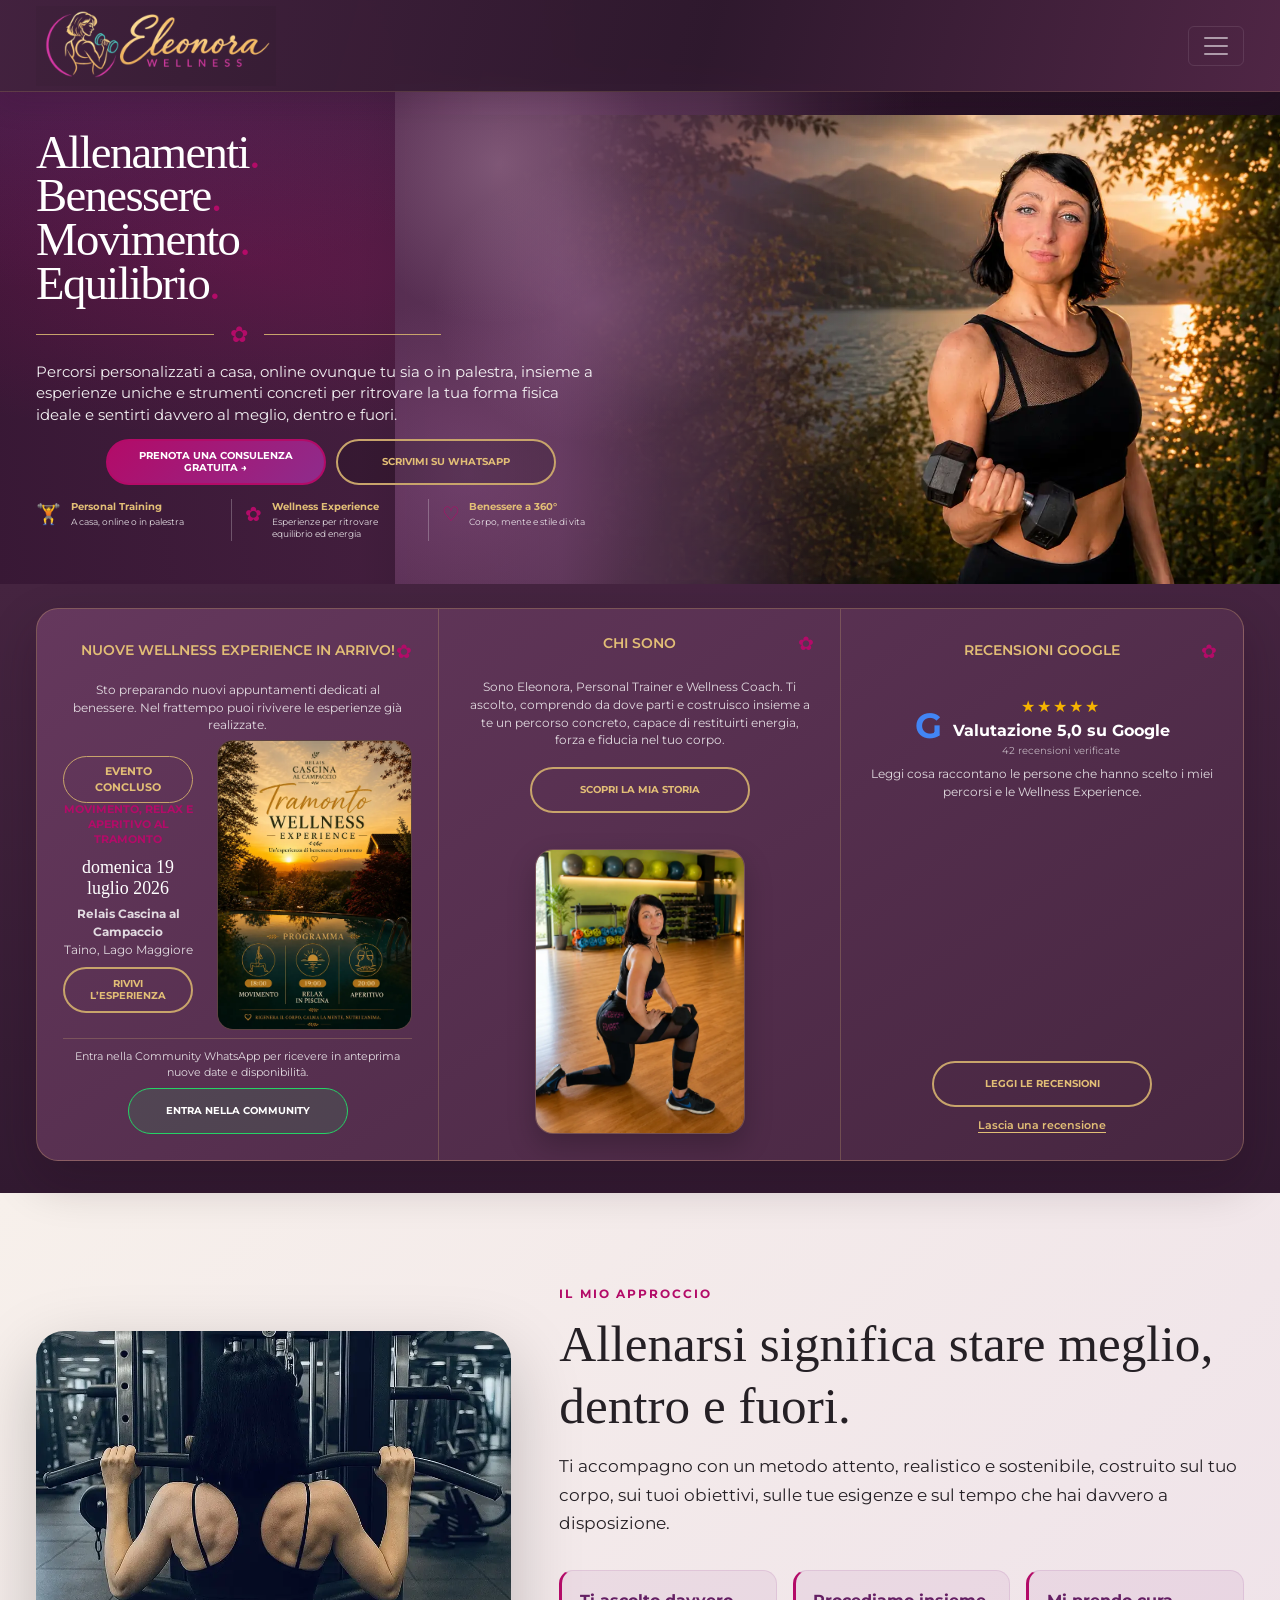
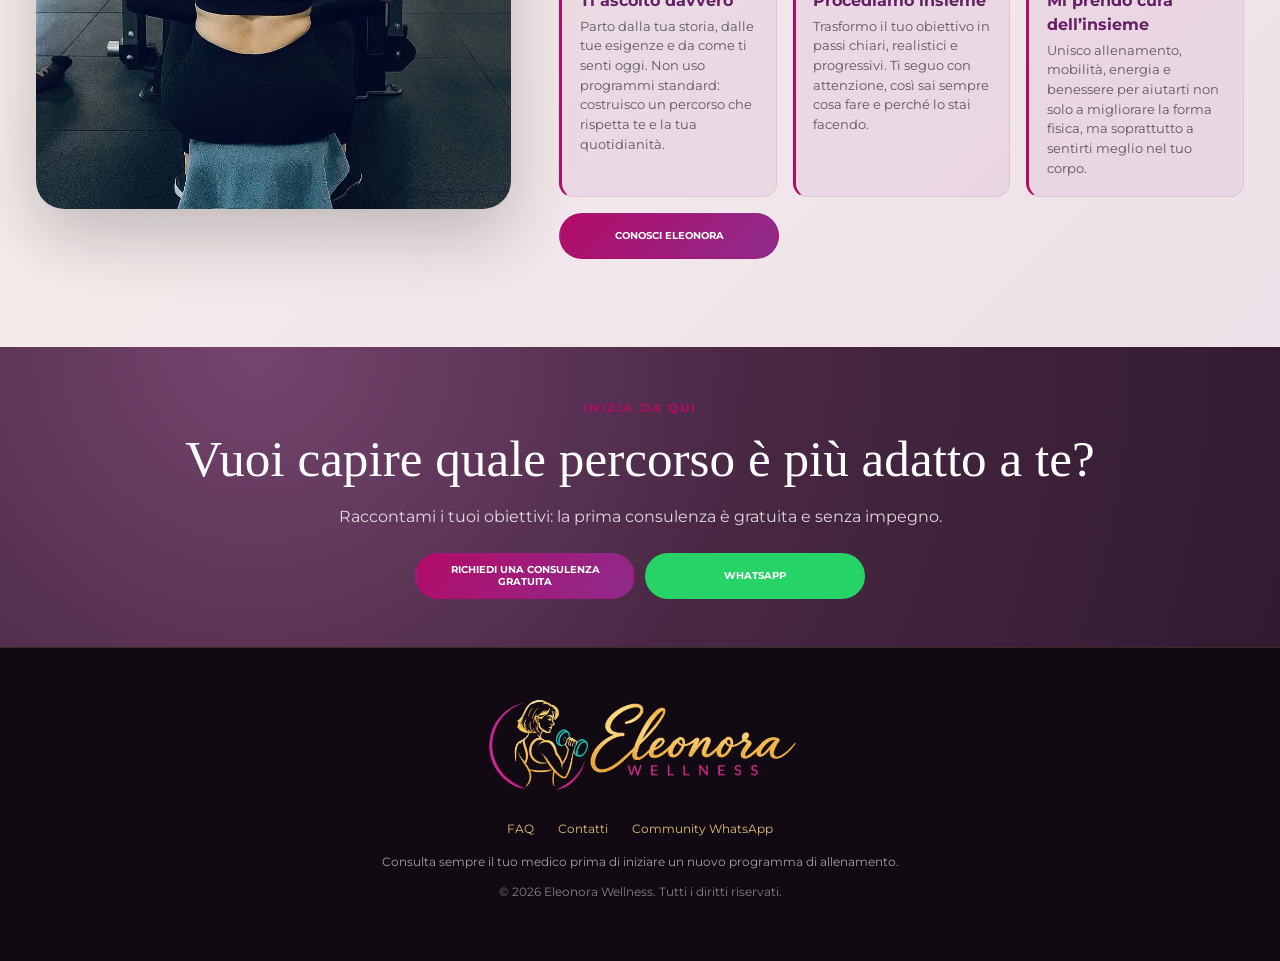
<file: EleonoraWellness/index.html>
<!DOCTYPE html>
<html lang="it">
<head>
  <meta charset="UTF-8"><meta name="viewport" content="width=device-width, initial-scale=1.0">
  <title>Personal Trainer Lago Maggiore | Eleonora Wellness</title>
  <meta name="description" content="Personal training a casa, online e in palestra, percorsi personalizzati e Wellness Experience sul Lago Maggiore.">
  <link rel="canonical" href="https://www.eleonorawellness.it/">
  <meta property="og:type" content="website"><meta property="og:locale" content="it_IT"><meta property="og:site_name" content="Eleonora Wellness"><meta property="og:title" content="Eleonora Wellness | Personal Trainer e Wellness Coach"><meta property="og:description" content="Percorsi personalizzati, movimento ed esperienze di benessere."><meta property="og:url" content="https://www.eleonorawellness.it/"><meta property="og:image" content="https://www.eleonorawellness.it/assets/images/hero-eleonora.webp">
  <!-- Google Tag Manager --><script>(function(w,d,s,l,i){w[l]=w[l]||[];w[l].push({'gtm.start':new Date().getTime(),event:'gtm.js'});var f=d.getElementsByTagName(s)[0],j=d.createElement(s),dl=l!='dataLayer'?'&l='+l:'';j.async=true;j.src='https://www.googletagmanager.com/gtm.js?id='+i+dl;f.parentNode.insertBefore(j,f);})(window,document,'script','dataLayer','GTM-T9KH394H');</script><!-- End Google Tag Manager -->
  <link href="https://cdn.jsdelivr.net/npm/bootstrap@5.3.7/dist/css/bootstrap.min.css" rel="stylesheet"><link href="https://fonts.googleapis.com/css2?family=Allura&family=Montserrat:wght@300;400;500;600;700&display=swap" rel="stylesheet"><link rel="stylesheet" href="assets/css/style.css">
</head>
<body data-page="home">
  <!-- Google Tag Manager (noscript) --><noscript><iframe src="https://www.googletagmanager.com/ns.html?id=GTM-T9KH394H" height="0" width="0" style="display:none;visibility:hidden"></iframe></noscript><!-- End Google Tag Manager (noscript) -->
  <div data-site-header></div>
  <main>
    <section class="hero-section" aria-labelledby="hero-title"><div class="hero-shade" aria-hidden="true"></div><div class="container-fluid page-shell hero-shell">
      <div class="hero-copy"><h1 class="hero-heading" id="hero-title"><span>Allenamenti<span class="hero-dot">.</span></span><span>Benessere<span class="hero-dot">.</span></span><span>Movimento<span class="hero-dot">.</span></span><span>Equilibrio<span class="hero-dot">.</span></span></h1><div class="hero-divider" aria-hidden="true"><span></span><span class="lotus-symbol">✿</span><span></span></div>
        <p class="hero-description">Percorsi personalizzati a casa, online ovunque tu sia o in palestra, insieme a esperienze uniche e strumenti concreti per ritrovare la tua forma fisica ideale e sentirti davvero al meglio, dentro e fuori.</p>
        <div class="hero-buttons"><a href="contatti.html" class="btn btn-hero-primary" data-track="hero-book-consultation">Prenota una consulenza gratuita →</a><a href="https://wa.me/393519249781" class="btn btn-hero-secondary" data-track="hero-whatsapp">Scrivimi su WhatsApp</a></div>
        <div class="hero-features"><div class="hero-feature"><div class="feature-icon">🏋️</div><div><strong>Personal Training</strong><span>A casa, online o in palestra</span></div></div><div class="hero-feature"><div class="feature-icon lotus-icon">✿</div><div><strong>Wellness Experience</strong><span>Esperienze per ritrovare equilibrio ed energia</span></div></div><div class="hero-feature"><div class="feature-icon heart-icon">♡</div><div><strong>Benessere a 360°</strong><span>Corpo, mente e stile di vita</span></div></div></div>
      </div><div class="hero-visual"><img src="assets/images/hero-eleonora.webp" alt="Eleonora, personal trainer e wellness coach sul Lago Maggiore" class="hero-person" width="1668" height="943"></div>
    </div></section>

    <section class="quick-panels" aria-label="In evidenza"><div class="container-fluid page-shell"><div class="quick-grid">
      <article class="quick-card event-quick-card" data-next-event><p>Caricamento prossimo evento…</p></article>
      <article class="quick-card quick-about" id="chi-sono"><div class="quick-card-header"><h2>Chi sono</h2><span aria-hidden="true">✿</span></div><div class="quick-about-body"><img src="assets/images/chi-sono-eleonora.webp" alt="Eleonora durante un allenamento in palestra" width="1050" height="1400" loading="lazy"><div class="quick-about-copy"><p>Sono Eleonora, Personal Trainer e Wellness Coach. Ti ascolto, comprendo da dove parti e costruisco insieme a te un percorso concreto, capace di restituirti energia, forza e fiducia nel tuo corpo.</p><a class="btn btn-card-outline" href="chi-sono.html">Scopri la mia storia</a></div></div></article>
      <article class="quick-card" id="recensioni"><div class="quick-card-header"><h2>Recensioni Google</h2><span>✿</span></div><div class="google-rating"><span class="google-g">G</span><div><div class="stars" aria-label="Cinque stelle">★★★★★</div><strong>Valutazione 5,0 su Google</strong><small>42 recensioni verificate</small></div></div><p>Leggi cosa raccontano le persone che hanno scelto i miei percorsi e le Wellness Experience.</p><div class="review-actions"><a class="btn btn-card-outline" target="_blank" rel="noopener noreferrer" href="https://maps.app.goo.gl/sXKbxazbgANV4qG49">Leggi le recensioni</a><a class="review-write-link" target="_blank" rel="noopener noreferrer" href="https://g.page/r/CVtw4mp88mEpEAE/review">Lascia una recensione</a></div></article>
    </div></div></section>

    <section class="section section-light" id="about-section"><div class="container-fluid section-container"><div class="row align-items-center g-5"><div class="col-lg-5"><img class="about-image" src="assets/images/allenamento-eleonora.webp" alt="Allenamento guidato in palestra" width="923" height="927" loading="lazy"></div><div class="col-lg-7"><span class="eyebrow">Il mio approccio</span><h2>Allenarsi significa stare meglio, dentro e fuori.</h2><p class="lead-copy">Ti accompagno con un metodo attento, realistico e sostenibile, costruito sul tuo corpo, sui tuoi obiettivi, sulle tue esigenze e sul tempo che hai davvero a disposizione.</p><div class="about-points"><div><strong>Ti ascolto davvero</strong><span>Parto dalla tua storia, dalle tue esigenze e da come ti senti oggi. Non uso programmi standard: costruisco un percorso che rispetta te e la tua quotidianità.</span></div><div><strong>Procediamo insieme</strong><span>Trasformo il tuo obiettivo in passi chiari, realistici e progressivi. Ti seguo con attenzione, così sai sempre cosa fare e perché lo stai facendo.</span></div><div><strong>Mi prendo cura dell’insieme</strong><span>Unisco allenamento, mobilità, energia e benessere per aiutarti non solo a migliorare la forma fisica, ma soprattutto a sentirti meglio nel tuo corpo.</span></div></div><a href="chi-sono.html" class="btn btn-section">Conosci Eleonora</a></div></div></div></section>
    <section class="contact-cta"><div class="container-fluid section-container text-center"><span class="eyebrow">Inizia da qui</span><h2>Vuoi capire quale percorso è più adatto a te?</h2><p>Raccontami i tuoi obiettivi: la prima consulenza è gratuita e senza impegno.</p><div class="cta-buttons"><a href="contatti.html" class="btn btn-section">Richiedi una consulenza gratuita</a><a href="https://wa.me/393519249781" class="btn btn-whatsapp">WhatsApp</a></div></div></section>
  </main>
  <div data-site-footer></div>
  <script src="https://cdn.jsdelivr.net/npm/bootstrap@5.3.7/dist/js/bootstrap.bundle.min.js"></script><script src="assets/js/components.js"></script><script src="assets/js/events.js"></script><script src="assets/js/main.js"></script>
</body></html>
</file>
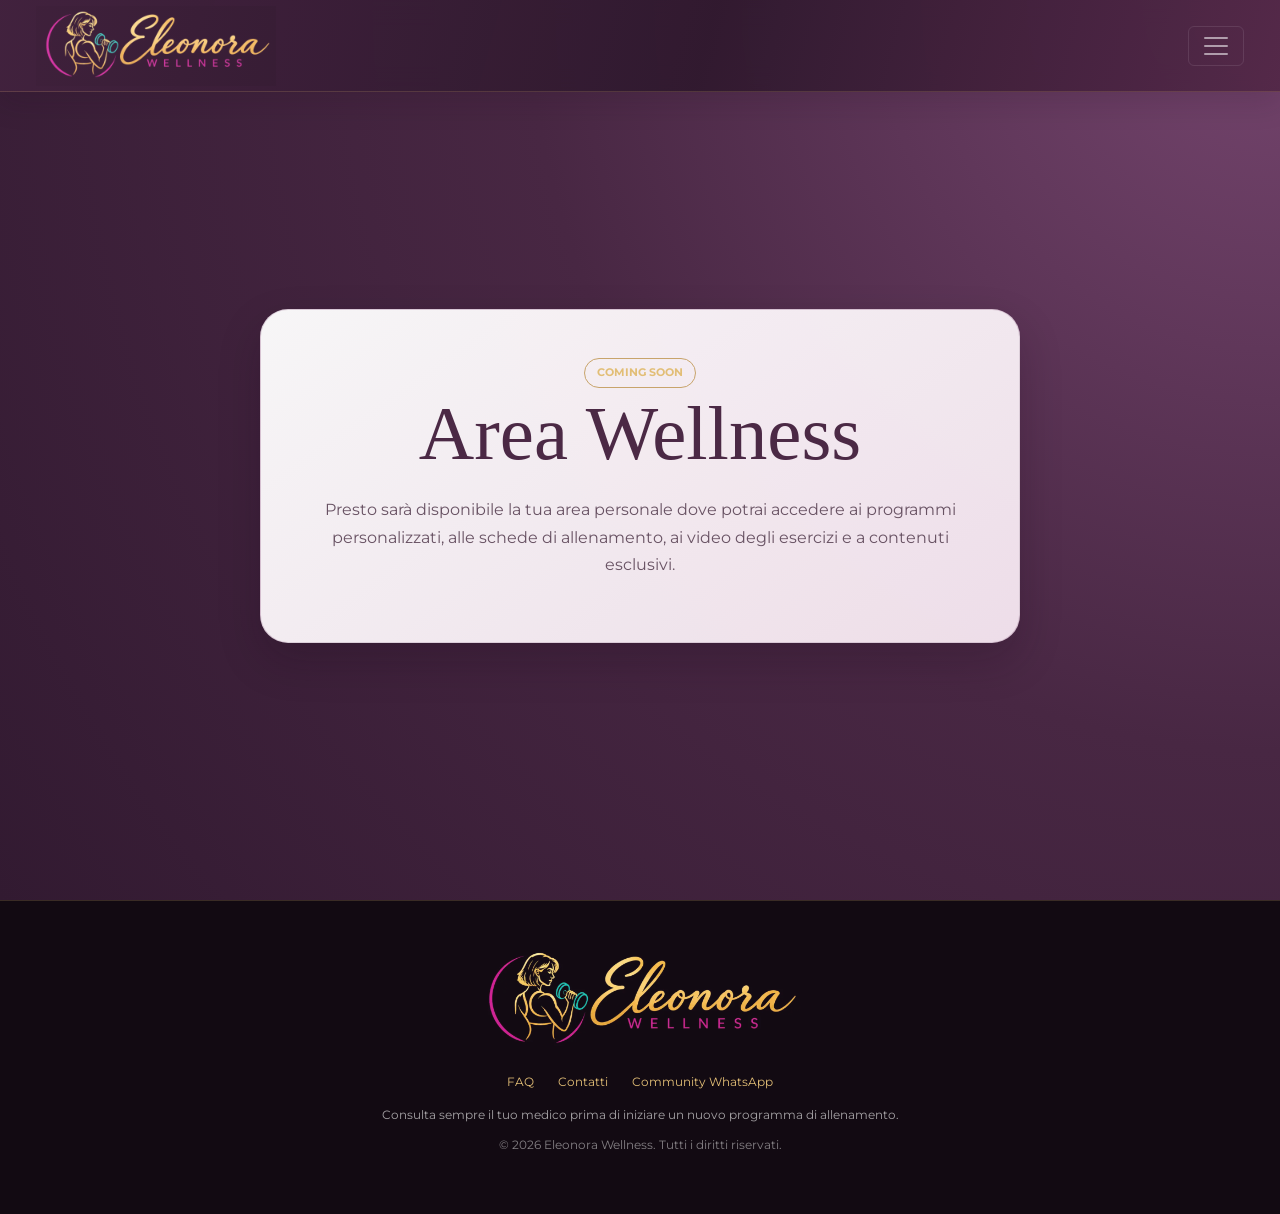
<file: EleonoraWellness/area-wellness.html>
<!DOCTYPE html><html lang="it"><head><meta charset="UTF-8"><meta name="viewport" content="width=device-width,initial-scale=1"><title>Area Wellness | Eleonora Wellness</title><meta name="description" content="La futura area riservata dei clienti Eleonora Wellness."><script>(function(w,d,s,l,i){w[l]=w[l]||[];w[l].push({'gtm.start':new Date().getTime(),event:'gtm.js'});var f=d.getElementsByTagName(s)[0],j=d.createElement(s),dl=l!='dataLayer'?'&l='+l:'';j.async=true;j.src='https://www.googletagmanager.com/gtm.js?id='+i+dl;f.parentNode.insertBefore(j,f);})(window,document,'script','dataLayer','GTM-T9KH394H');</script><link href="https://cdn.jsdelivr.net/npm/bootstrap@5.3.7/dist/css/bootstrap.min.css" rel="stylesheet"><link href="https://fonts.googleapis.com/css2?family=Allura&family=Montserrat:wght@300;400;500;600;700&display=swap" rel="stylesheet"><link rel="stylesheet" href="assets/css/style.css"></head><body data-page="area"><noscript><iframe src="https://www.googletagmanager.com/ns.html?id=GTM-T9KH394H" height="0" width="0" style="display:none;visibility:hidden"></iframe></noscript><div data-site-header></div><main class="coming-page page-with-header"><div class="coming-box"><span class="coming-soon-large">Coming Soon</span><h1>Area Wellness</h1><p>Presto sarà disponibile la tua area personale dove potrai accedere ai programmi personalizzati, alle schede di allenamento, ai video degli esercizi e a contenuti esclusivi.</p></div></main><div data-site-footer></div><script src="https://cdn.jsdelivr.net/npm/bootstrap@5.3.7/dist/js/bootstrap.bundle.min.js"></script><script src="assets/js/components.js"></script><script src="assets/js/main.js"></script></body></html>
</file>
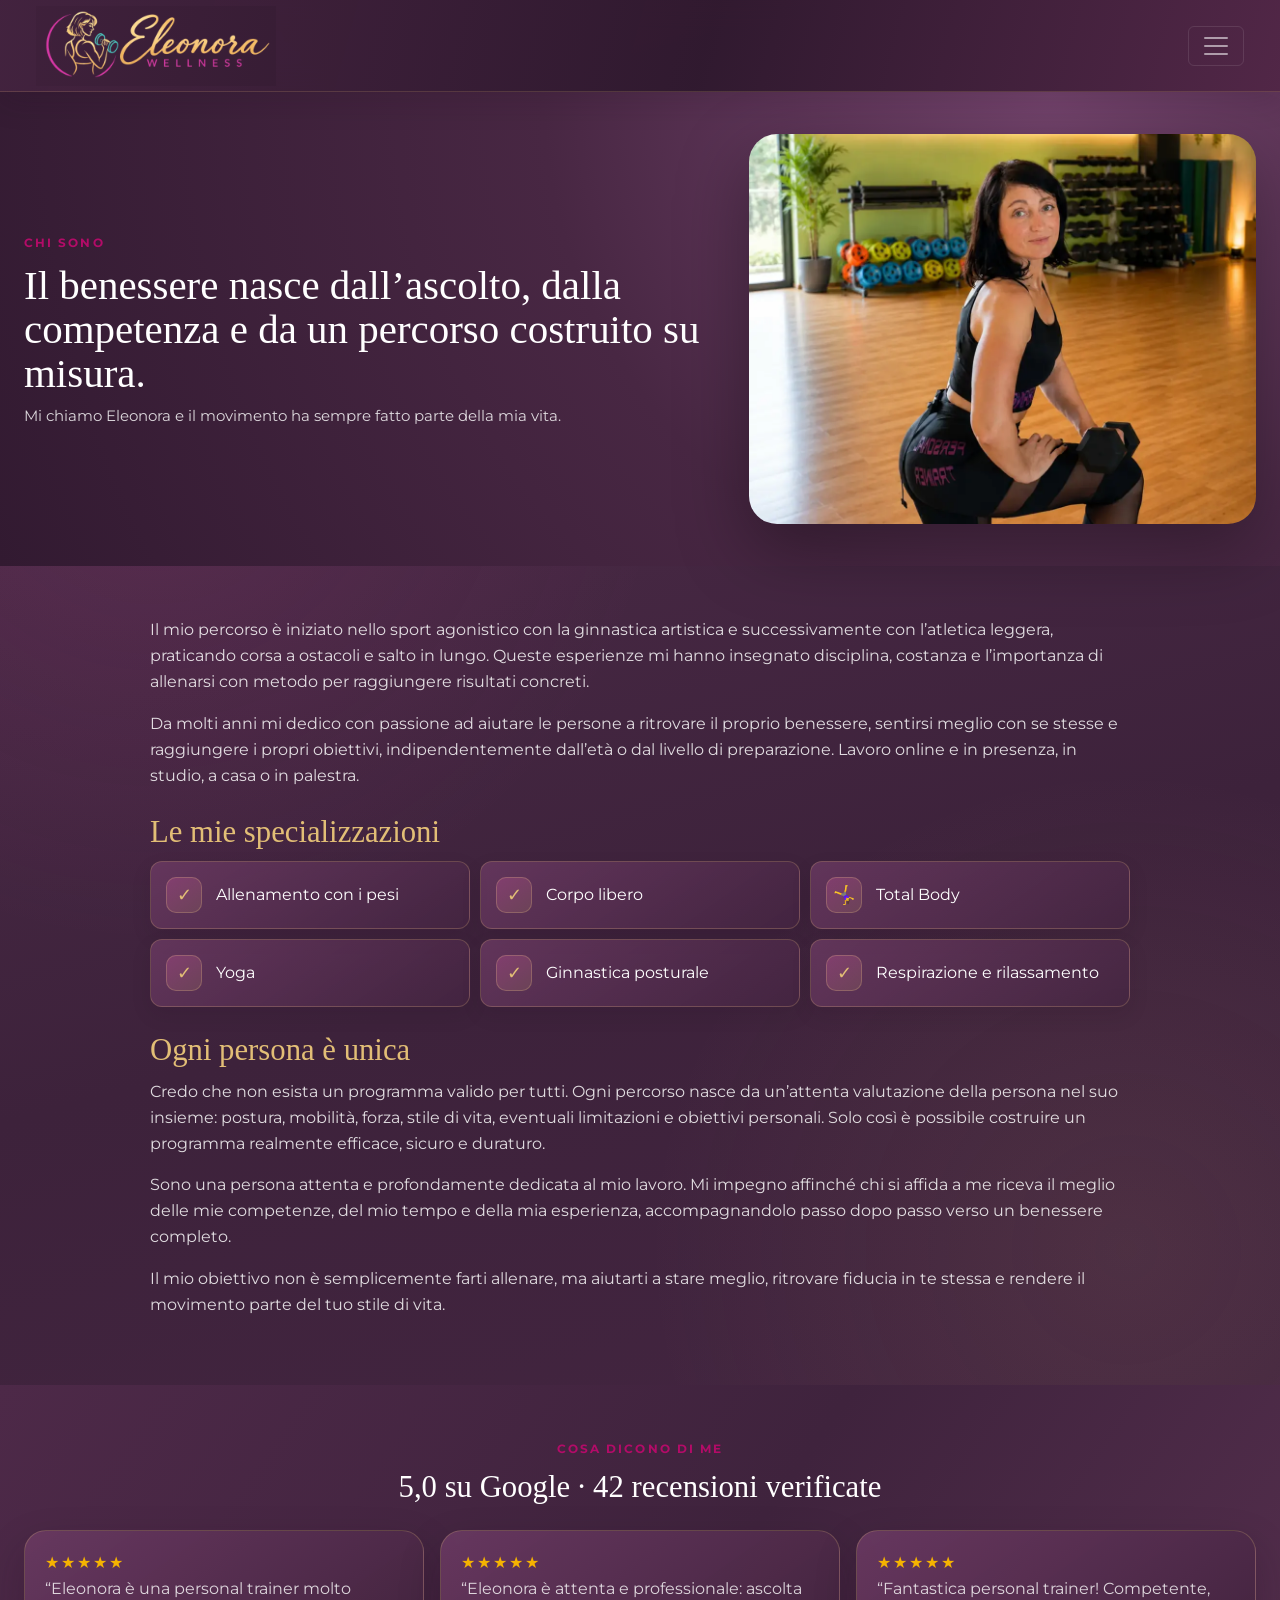
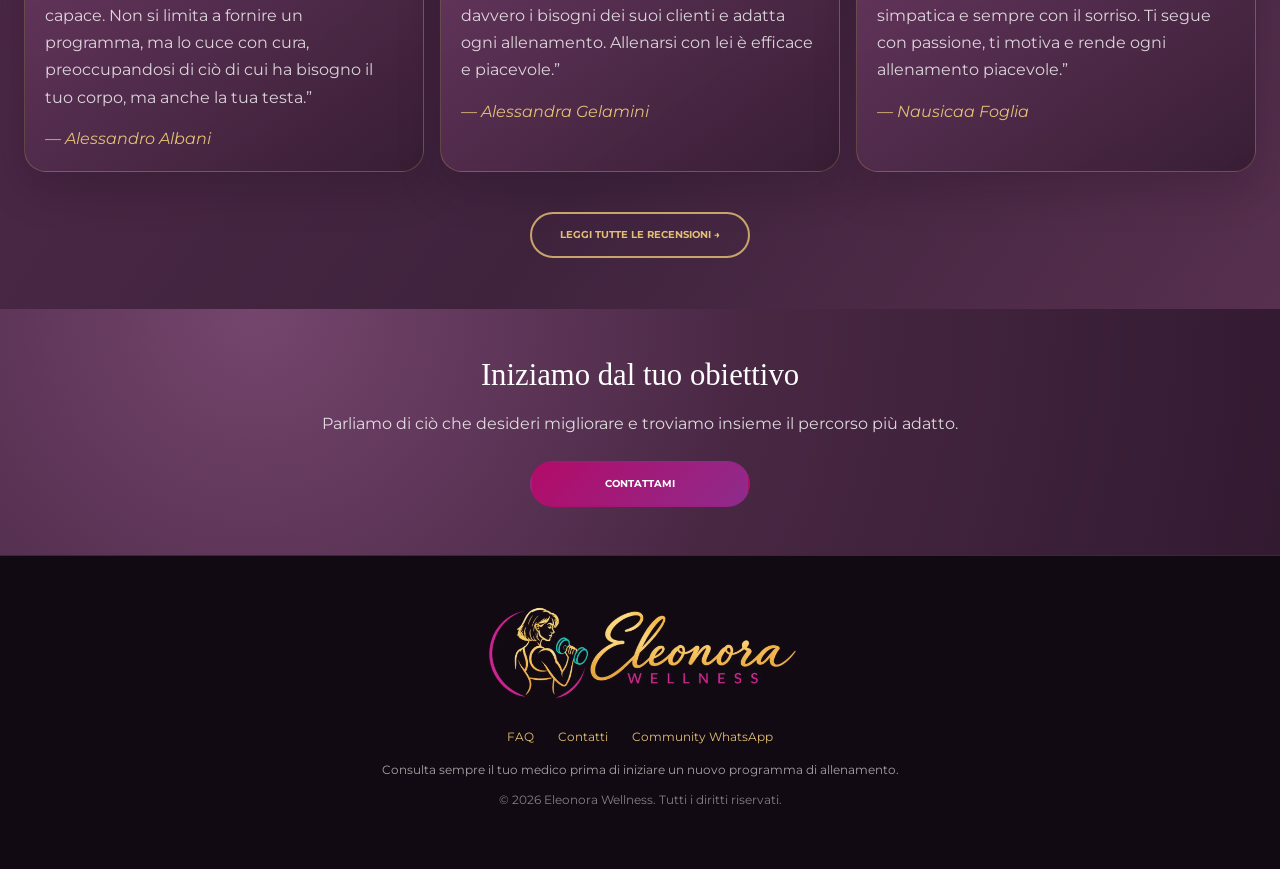
<file: EleonoraWellness/chi-sono.html>
<!DOCTYPE html><html lang="it"><head><meta charset="UTF-8"><meta name="viewport" content="width=device-width,initial-scale=1"><title>Chi sono | Eleonora Wellness</title><meta name="description" content="Conosci Eleonora, Personal Trainer e Wellness Coach: esperienza, metodo e percorsi personalizzati online e in presenza."><link rel="canonical" href="https://www.eleonorawellness.it/chi-sono.html"><script>(function(w,d,s,l,i){w[l]=w[l]||[];w[l].push({'gtm.start':new Date().getTime(),event:'gtm.js'});var f=d.getElementsByTagName(s)[0],j=d.createElement(s),dl=l!='dataLayer'?'&l='+l:'';j.async=true;j.src='https://www.googletagmanager.com/gtm.js?id='+i+dl;f.parentNode.insertBefore(j,f);})(window,document,'script','dataLayer','GTM-T9KH394H');</script><link href="https://cdn.jsdelivr.net/npm/bootstrap@5.3.7/dist/css/bootstrap.min.css" rel="stylesheet"><link href="https://fonts.googleapis.com/css2?family=Allura&family=Montserrat:wght@300;400;500;600;700&display=swap" rel="stylesheet"><link rel="stylesheet" href="assets/css/style.css"></head><body data-page="chi-sono"><noscript><iframe src="https://www.googletagmanager.com/ns.html?id=GTM-T9KH394H" height="0" width="0" style="display:none;visibility:hidden"></iframe></noscript><div data-site-header></div><main class="inner-page page-with-header">
<section class="inner-hero"><div class="section-container inner-hero-grid"><div><span class="eyebrow">Chi sono</span><h1>Il benessere nasce dall’ascolto, dalla competenza e da un percorso costruito su misura.</h1><p class="lead-copy">Mi chiamo Eleonora e il movimento ha sempre fatto parte della mia vita.</p></div><img src="assets/images/chi-sono-eleonora.webp" alt="Eleonora, Personal Trainer e Wellness Coach" width="1050" height="1400"></div></section>
<section class="content-section"><div class="section-container story-copy"><p>Il mio percorso è iniziato nello sport agonistico con la ginnastica artistica e successivamente con l’atletica leggera, praticando corsa a ostacoli e salto in lungo. Queste esperienze mi hanno insegnato disciplina, costanza e l’importanza di allenarsi con metodo per raggiungere risultati concreti.</p><p>Da molti anni mi dedico con passione ad aiutare le persone a ritrovare il proprio benessere, sentirsi meglio con se stesse e raggiungere i propri obiettivi, indipendentemente dall’età o dal livello di preparazione. Lavoro online e in presenza, in studio, a casa o in palestra.</p><h2>Le mie specializzazioni</h2><ul class="specialty-grid detail-icon-grid"><li data-icon="weights">Allenamento con i pesi</li><li data-icon="body">Corpo libero</li><li data-icon="movement">Total Body</li><li data-icon="yoga">Yoga</li><li data-icon="posture">Ginnastica posturale</li><li data-icon="breath">Respirazione e rilassamento</li></ul><h2>Ogni persona è unica</h2><p>Credo che non esista un programma valido per tutti. Ogni percorso nasce da un’attenta valutazione della persona nel suo insieme: postura, mobilità, forza, stile di vita, eventuali limitazioni e obiettivi personali. Solo così è possibile costruire un programma realmente efficace, sicuro e duraturo.</p><p>Sono una persona attenta e profondamente dedicata al mio lavoro. Mi impegno affinché chi si affida a me riceva il meglio delle mie competenze, del mio tempo e della mia esperienza, accompagnandolo passo dopo passo verso un benessere completo.</p><p class="lead-copy">Il mio obiettivo non è semplicemente farti allenare, ma aiutarti a stare meglio, ritrovare fiducia in te stessa e rendere il movimento parte del tuo stile di vita.</p></div></section>
<section class="reviews-section"><div class="section-container"><div class="text-center"><span class="eyebrow">Cosa dicono di me</span><h2>5,0 su Google · 42 recensioni verificate</h2></div><div class="testimonial-grid"><blockquote><div class="stars">★★★★★</div><p>“Eleonora è una personal trainer molto capace. Non si limita a fornire un programma, ma lo cuce con cura, preoccupandosi di ciò di cui ha bisogno il tuo corpo, ma anche la tua testa.”</p><cite>— Alessandro Albani</cite></blockquote><blockquote><div class="stars">★★★★★</div><p>“Eleonora è attenta e professionale: ascolta davvero i bisogni dei suoi clienti e adatta ogni allenamento. Allenarsi con lei è efficace e piacevole.”</p><cite>— Alessandra Gelamini</cite></blockquote><blockquote><div class="stars">★★★★★</div><p>“Fantastica personal trainer! Competente, simpatica e sempre con il sorriso. Ti segue con passione, ti motiva e rende ogni allenamento piacevole.”</p><cite>— Nausicaa Foglia</cite></blockquote></div><div class="text-center"><a class="btn btn-card-outline" target="_blank" rel="noopener" href="https://maps.app.goo.gl/sXKbxazbgANV4qG49">Leggi tutte le recensioni →</a></div></div></section>
<section class="contact-cta"><div class="section-container text-center"><h2>Iniziamo dal tuo obiettivo</h2><p>Parliamo di ciò che desideri migliorare e troviamo insieme il percorso più adatto.</p><a class="btn btn-section" href="contatti.html">Contattami</a></div></section></main><div data-site-footer></div><script src="https://cdn.jsdelivr.net/npm/bootstrap@5.3.7/dist/js/bootstrap.bundle.min.js"></script><script src="assets/js/components.js"></script><script src="assets/js/main.js"></script></body></html>
</file>
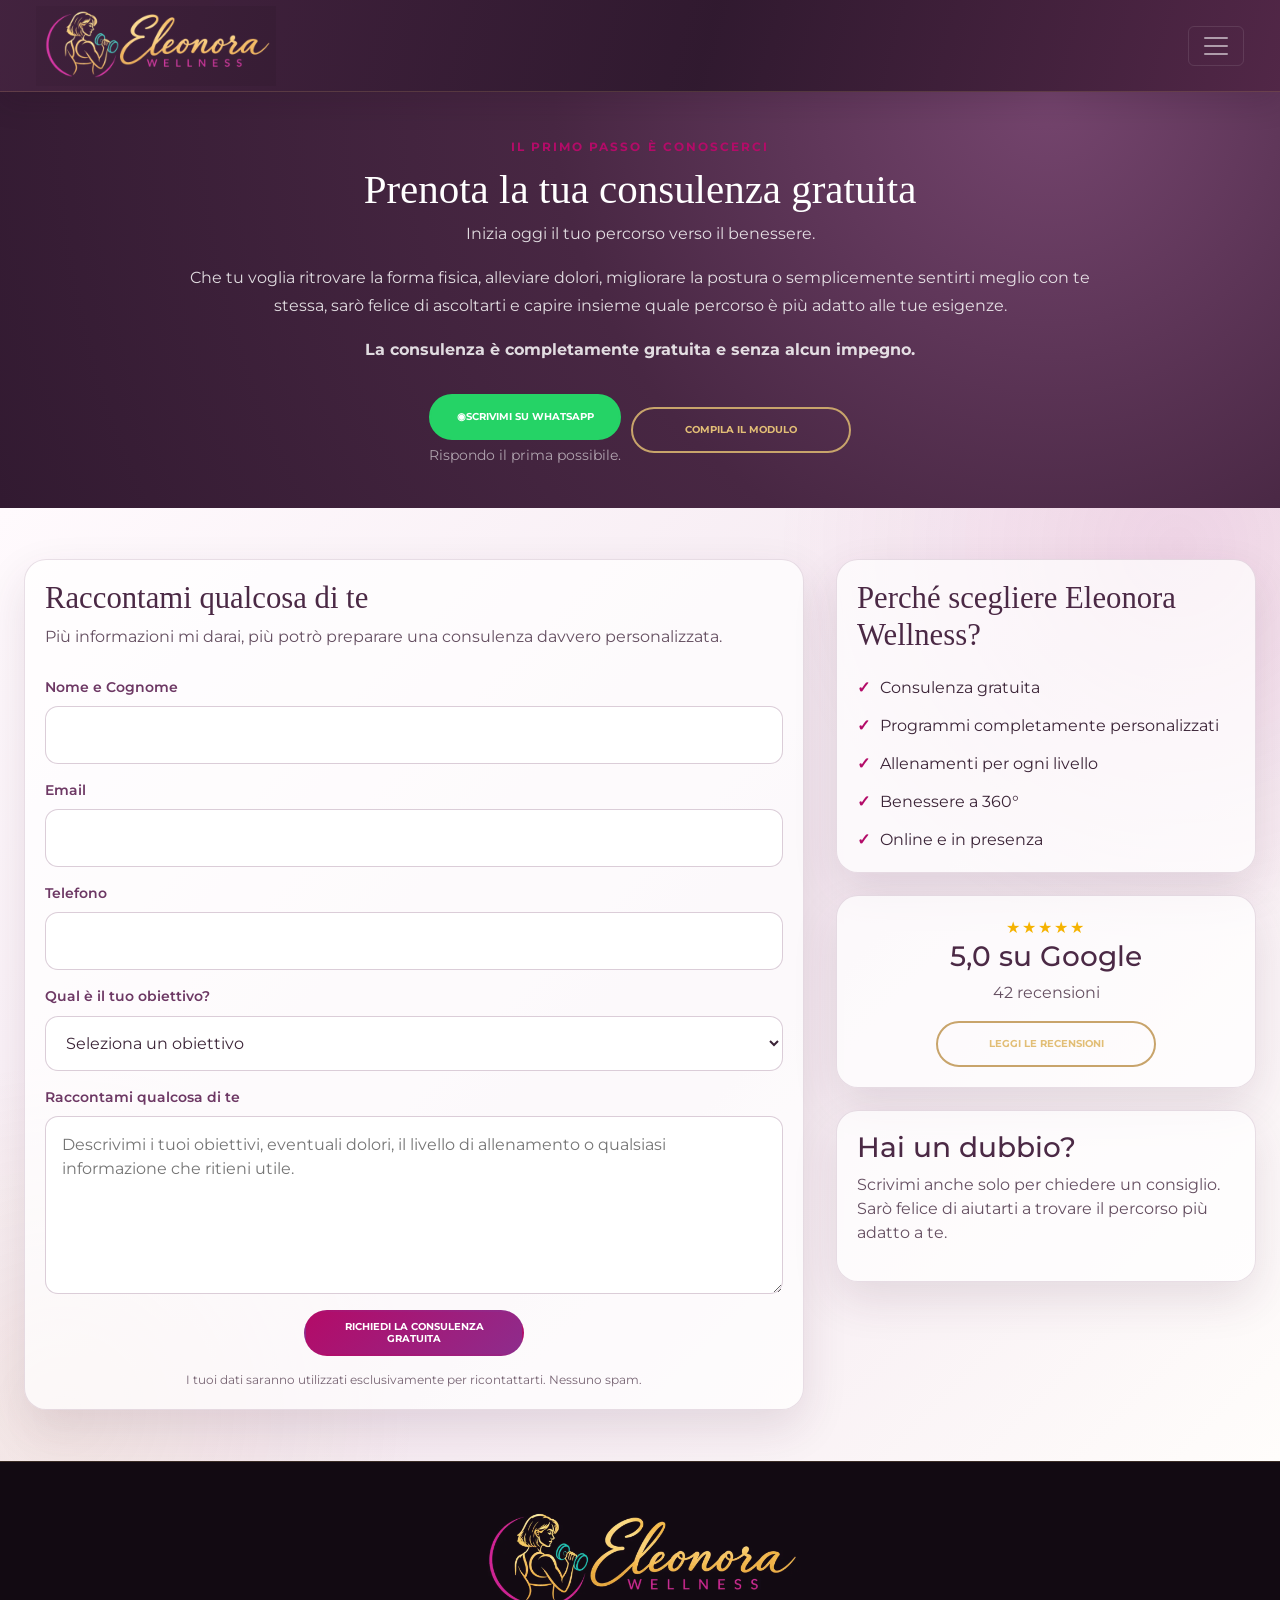
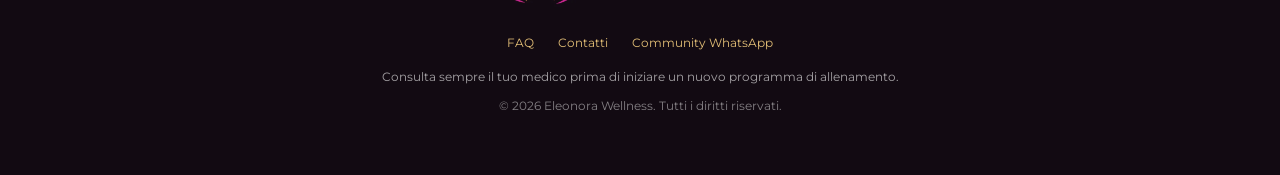
<file: EleonoraWellness/contatti.html>
<!DOCTYPE html><html lang="it"><head><meta charset="UTF-8"><meta name="viewport" content="width=device-width,initial-scale=1"><title>Consulenza gratuita Personal Trainer | Eleonora Wellness</title><meta name="description" content="Prenota una consulenza gratuita con Eleonora, Personal Trainer e Wellness Coach. Percorsi personalizzati online e in presenza."><link rel="canonical" href="https://www.eleonorawellness.it/contatti.html"><script type="application/ld+json">{"@context":"https://schema.org","@graph":[{"@type":"LocalBusiness","name":"Eleonora Wellness","url":"https://www.eleonorawellness.it/","telephone":"+393519249781","priceRange":"€€"},{"@type":"ContactPage","name":"Prenota una consulenza gratuita","url":"https://www.eleonorawellness.it/contatti.html"}]}</script><script>(function(w,d,s,l,i){w[l]=w[l]||[];w[l].push({'gtm.start':new Date().getTime(),event:'gtm.js'});var f=d.getElementsByTagName(s)[0],j=d.createElement(s),dl=l!='dataLayer'?'&l='+l:'';j.async=true;j.src='https://www.googletagmanager.com/gtm.js?id='+i+dl;f.parentNode.insertBefore(j,f);})(window,document,'script','dataLayer','GTM-T9KH394H');</script><link href="https://cdn.jsdelivr.net/npm/bootstrap@5.3.7/dist/css/bootstrap.min.css" rel="stylesheet"><link href="https://fonts.googleapis.com/css2?family=Allura&family=Montserrat:wght@300;400;500;600;700&display=swap" rel="stylesheet"><link rel="stylesheet" href="assets/css/style.css"></head><body data-page="contatti"><noscript><iframe src="https://www.googletagmanager.com/ns.html?id=GTM-T9KH394H" height="0" width="0" style="display:none;visibility:hidden"></iframe></noscript><div data-site-header></div><main class="contact-page page-with-header">
<section class="contact-hero"><div class="section-container text-center"><span class="eyebrow">Il primo passo è conoscerci</span><h1>Prenota la tua consulenza gratuita</h1><div class="contact-intro"><p>Inizia oggi il tuo percorso verso il benessere.</p><p>Che tu voglia ritrovare la forma fisica, alleviare dolori, migliorare la postura o semplicemente sentirti meglio con te stessa, sarò felice di ascoltarti e capire insieme quale percorso è più adatto alle tue esigenze.</p><p><strong>La consulenza è completamente gratuita e senza alcun impegno.</strong></p></div><div class="contact-actions"><div><a class="btn btn-whatsapp btn-large" href="https://wa.me/393519249781" data-track="contact-whatsapp"><span aria-hidden="true">◉</span> Scrivimi su WhatsApp</a><small>Rispondo il prima possibile.</small></div><a class="btn btn-card-outline btn-large" href="#modulo-contatti">Compila il modulo</a></div></div></section>
<section class="contact-content" id="modulo-contatti"><div class="section-container contact-grid"><div class="form-card"><h2>Raccontami qualcosa di te</h2><p>Più informazioni mi darai, più potrò preparare una consulenza davvero personalizzata.</p><form class="contact-form" name="contatti" method="POST" data-netlify="true"><input type="hidden" name="form-name" value="contatti"><label for="nome">Nome e Cognome</label><input id="nome" type="text" name="nome" autocomplete="name" required><label for="email">Email</label><input id="email" type="email" name="email" autocomplete="email" required><label for="telefono">Telefono</label><input id="telefono" type="tel" name="telefono" autocomplete="tel"><label for="obiettivo">Qual è il tuo obiettivo?</label><select id="obiettivo" name="obiettivo" required><option value="">Seleziona un obiettivo</option><option>Dimagrire</option><option>Tonificare</option><option>Aumentare la massa muscolare</option><option>Migliorare la postura</option><option>Ridurre dolori</option><option>Rimettermi in forma</option><option>Allenamento online</option><option>Altro</option></select><label for="messaggio">Raccontami qualcosa di te</label><textarea id="messaggio" name="messaggio" rows="6" placeholder="Descrivimi i tuoi obiettivi, eventuali dolori, il livello di allenamento o qualsiasi informazione che ritieni utile." required></textarea><button class="btn btn-section submit-button" type="submit">Richiedi la consulenza gratuita</button><p class="privacy-note">I tuoi dati saranno utilizzati esclusivamente per ricontattarti. Nessuno spam.</p></form></div>
<aside class="contact-sidebar"><div class="info-card"><h2>Perché scegliere Eleonora Wellness?</h2><ul class="benefit-list"><li>Consulenza gratuita</li><li>Programmi completamente personalizzati</li><li>Allenamenti per ogni livello</li><li>Benessere a 360°</li><li>Online e in presenza</li></ul></div><div class="info-card review-card"><div class="stars">★★★★★</div><h3>5,0 su Google</h3><p>42 recensioni</p><a class="btn btn-card-outline" href="https://maps.app.goo.gl/sXKbxazbgANV4qG49" target="_blank" rel="noopener">Leggi le recensioni</a></div><div class="info-card"><h3>Hai un dubbio?</h3><p>Scrivimi anche solo per chiedere un consiglio. Sarò felice di aiutarti a trovare il percorso più adatto a te.</p></div></aside></div></section></main><div data-site-footer></div><script src="https://cdn.jsdelivr.net/npm/bootstrap@5.3.7/dist/js/bootstrap.bundle.min.js"></script><script src="assets/js/components.js"></script><script src="assets/js/main.js"></script></body></html>
</file>
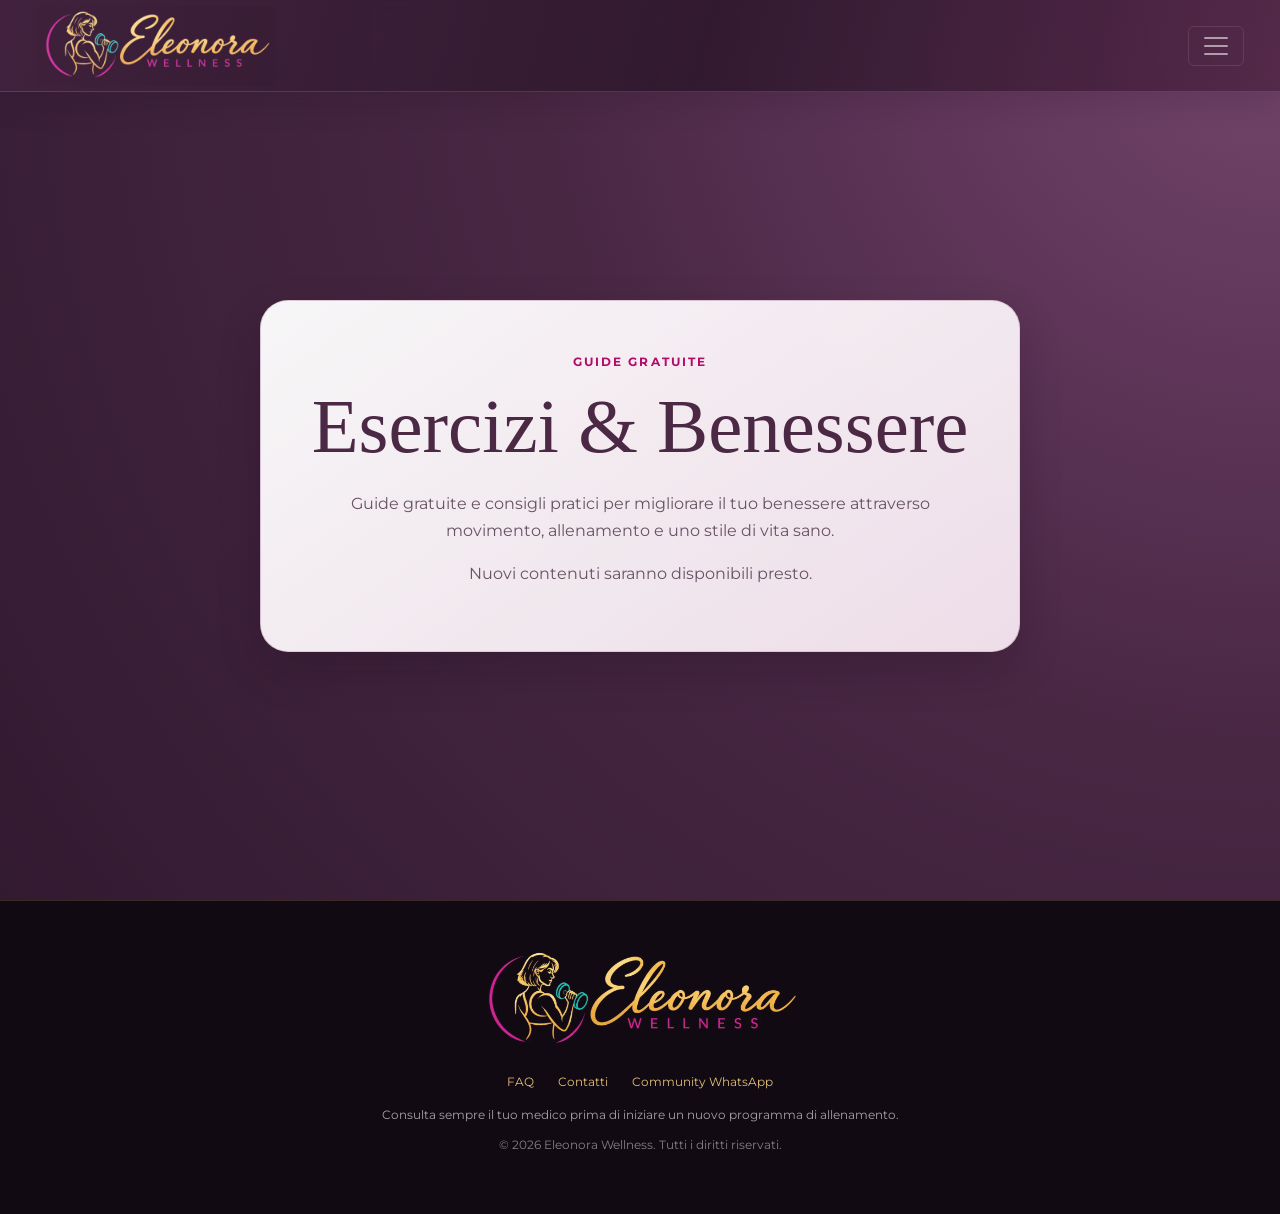
<file: EleonoraWellness/esercizi-benessere.html>
<!DOCTYPE html><html lang="it"><head><meta charset="UTF-8"><meta name="viewport" content="width=device-width,initial-scale=1"><title>Esercizi e Benessere | Eleonora Wellness</title><meta name="description" content="Guide gratuite e consigli pratici su movimento, allenamento e benessere."><script>(function(w,d,s,l,i){w[l]=w[l]||[];w[l].push({'gtm.start':new Date().getTime(),event:'gtm.js'});var f=d.getElementsByTagName(s)[0],j=d.createElement(s),dl=l!='dataLayer'?'&l='+l:'';j.async=true;j.src='https://www.googletagmanager.com/gtm.js?id='+i+dl;f.parentNode.insertBefore(j,f);})(window,document,'script','dataLayer','GTM-T9KH394H');</script><link href="https://cdn.jsdelivr.net/npm/bootstrap@5.3.7/dist/css/bootstrap.min.css" rel="stylesheet"><link href="https://fonts.googleapis.com/css2?family=Allura&family=Montserrat:wght@300;400;500;600;700&display=swap" rel="stylesheet"><link rel="stylesheet" href="assets/css/style.css"></head><body data-page="benessere"><noscript><iframe src="https://www.googletagmanager.com/ns.html?id=GTM-T9KH394H" height="0" width="0" style="display:none;visibility:hidden"></iframe></noscript><div data-site-header></div><main class="coming-page page-with-header"><div class="coming-box"><span class="eyebrow">Guide gratuite</span><h1>Esercizi &amp; Benessere</h1><p>Guide gratuite e consigli pratici per migliorare il tuo benessere attraverso movimento, allenamento e uno stile di vita sano.</p><p class="muted-copy">Nuovi contenuti saranno disponibili presto.</p></div></main><div data-site-footer></div><script src="https://cdn.jsdelivr.net/npm/bootstrap@5.3.7/dist/js/bootstrap.bundle.min.js"></script><script src="assets/js/components.js"></script><script src="assets/js/main.js"></script></body></html>
</file>
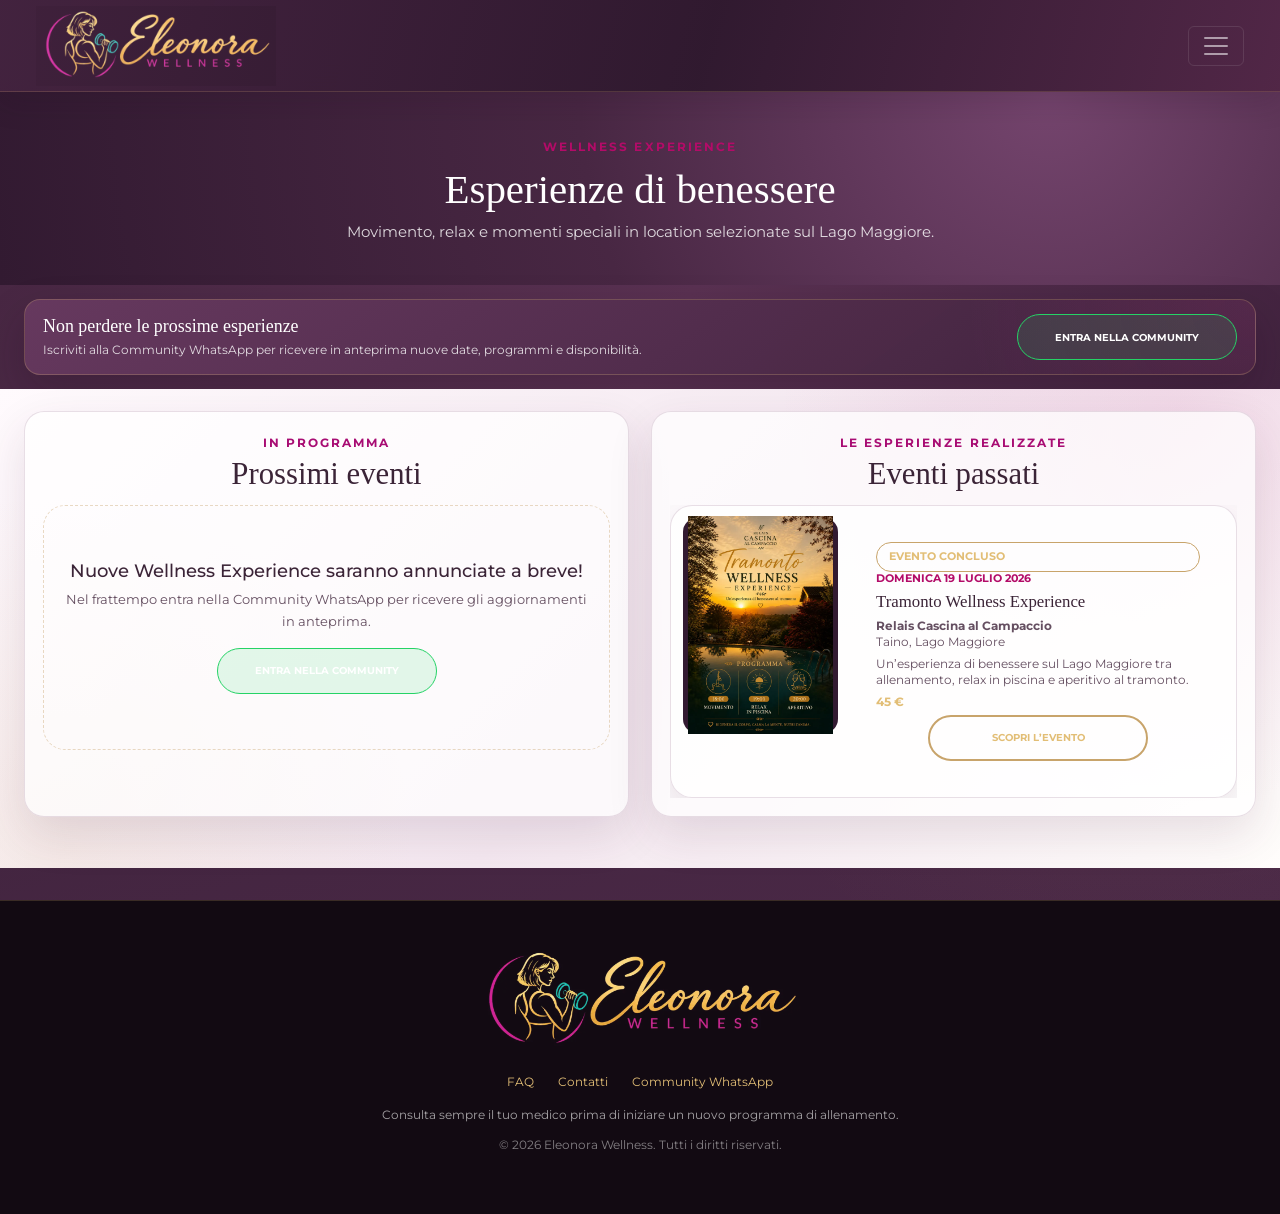
<file: EleonoraWellness/eventi.html>
<!DOCTYPE html><html lang="it"><head><meta charset="UTF-8"><meta name="viewport" content="width=device-width,initial-scale=1"><title>Eventi e Wellness Experience | Eleonora Wellness</title><meta name="description" content="Esperienze di benessere, movimento e relax in location selezionate sul Lago Maggiore."><link rel="canonical" href="https://www.eleonorawellness.it/eventi.html"><script>(function(w,d,s,l,i){w[l]=w[l]||[];w[l].push({'gtm.start':new Date().getTime(),event:'gtm.js'});var f=d.getElementsByTagName(s)[0],j=d.createElement(s),dl=l!='dataLayer'?'&l='+l:'';j.async=true;j.src='https://www.googletagmanager.com/gtm.js?id='+i+dl;f.parentNode.insertBefore(j,f);})(window,document,'script','dataLayer','GTM-T9KH394H');</script><link href="https://cdn.jsdelivr.net/npm/bootstrap@5.3.7/dist/css/bootstrap.min.css" rel="stylesheet"><link href="https://fonts.googleapis.com/css2?family=Allura&family=Montserrat:wght@300;400;500;600;700&display=swap" rel="stylesheet"><link rel="stylesheet" href="assets/css/style.css"></head><body data-page="eventi"><noscript><iframe src="https://www.googletagmanager.com/ns.html?id=GTM-T9KH394H" height="0" width="0" style="display:none;visibility:hidden"></iframe></noscript><div data-site-header></div><main class="inner-page page-with-header events-page"><section class="events-hero"><div class="section-container text-center"><span class="eyebrow">Wellness Experience</span><h1>Esperienze di benessere</h1><p class="lead-copy">Movimento, relax e momenti speciali in location selezionate sul Lago Maggiore.</p></div></section><section class="events-community-strip"><div class="section-container"><div class="community-compact"><div><h2>Non perdere le prossime esperienze</h2><p>Iscriviti alla Community WhatsApp per ricevere in anteprima nuove date, programmi e disponibilità.</p></div><a class="btn btn-community" data-community-link href="https://chat.whatsapp.com/Jxel2DSOmuG6aWNSsxBeNo" target="_blank" rel="noopener noreferrer">Entra nella Community</a></div></div></section><section class="events-overview"><div class="section-container events-columns"><section class="events-column" aria-labelledby="upcoming-title"><header><span class="eyebrow">In programma</span><h2 id="upcoming-title">Prossimi eventi</h2></header><div data-upcoming-events></div></section><section class="events-column" aria-labelledby="past-title"><header><span class="eyebrow">Le esperienze realizzate</span><h2 id="past-title">Eventi passati</h2></header><div data-past-events></div></section></div></section></main><div data-site-footer></div><script src="https://cdn.jsdelivr.net/npm/bootstrap@5.3.7/dist/js/bootstrap.bundle.min.js"></script><script src="assets/js/components.js"></script><script src="assets/js/events.js"></script><script src="assets/js/main.js"></script></body></html>
</file>
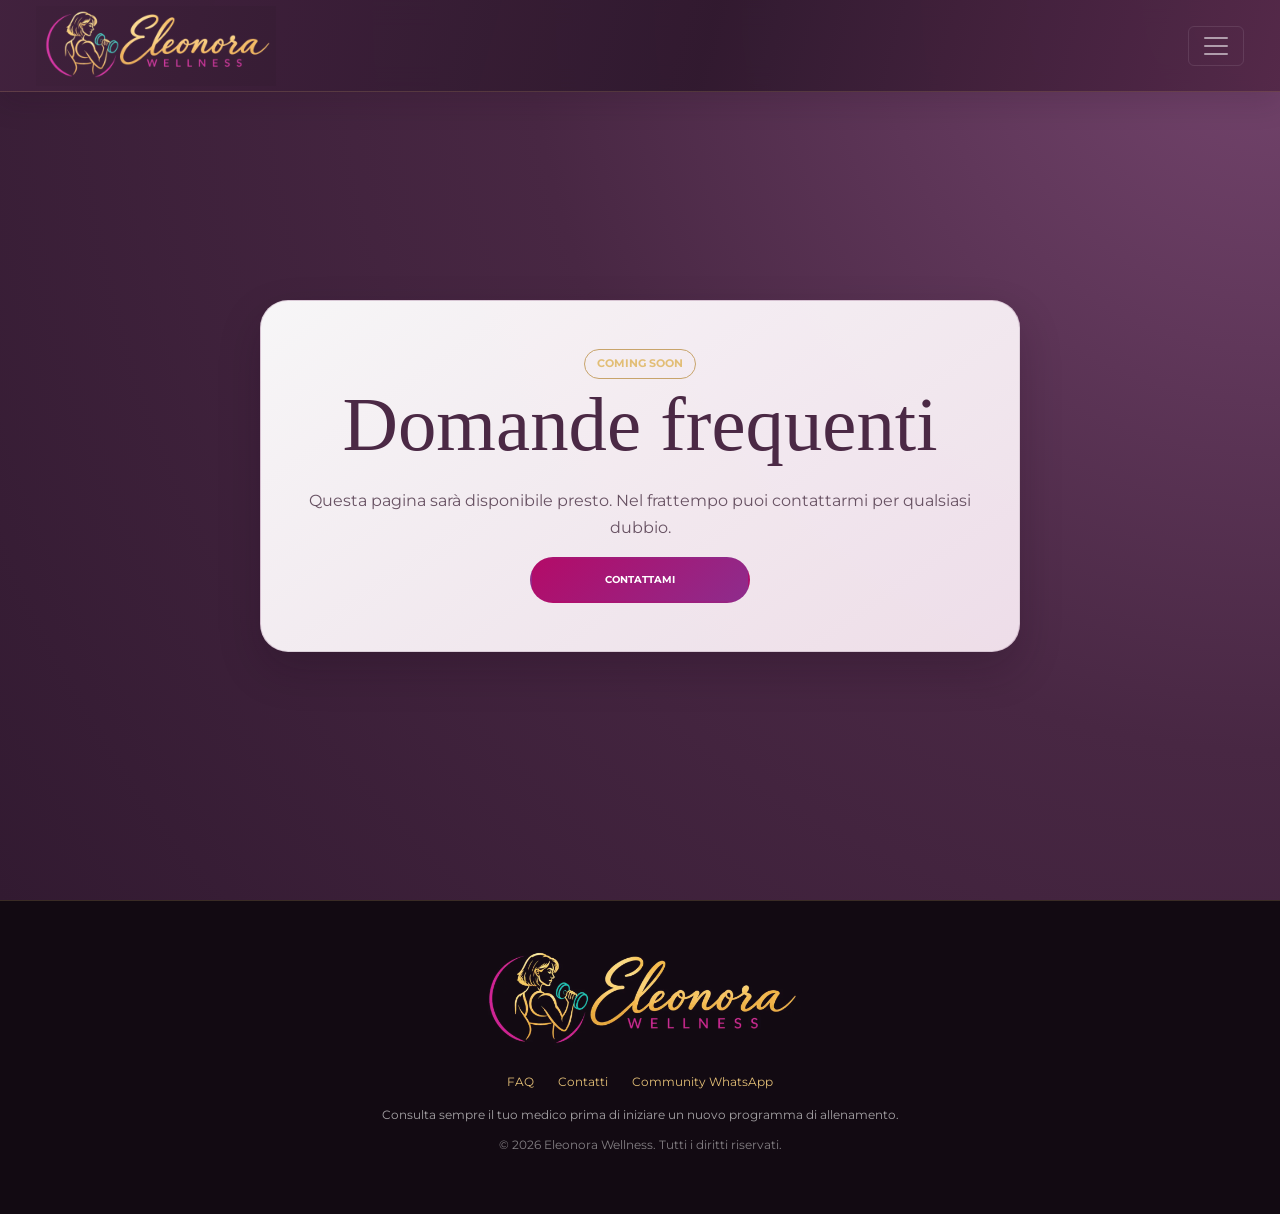
<file: EleonoraWellness/faq.html>
<!DOCTYPE html><html lang="it"><head><meta charset="UTF-8"><meta name="viewport" content="width=device-width,initial-scale=1"><title>FAQ | Eleonora Wellness</title><script>(function(w,d,s,l,i){w[l]=w[l]||[];w[l].push({'gtm.start':new Date().getTime(),event:'gtm.js'});var f=d.getElementsByTagName(s)[0],j=d.createElement(s),dl=l!='dataLayer'?'&l='+l:'';j.async=true;j.src='https://www.googletagmanager.com/gtm.js?id='+i+dl;f.parentNode.insertBefore(j,f);})(window,document,'script','dataLayer','GTM-T9KH394H');</script><link href="https://cdn.jsdelivr.net/npm/bootstrap@5.3.7/dist/css/bootstrap.min.css" rel="stylesheet"><link href="https://fonts.googleapis.com/css2?family=Allura&family=Montserrat:wght@300;400;500;600;700&display=swap" rel="stylesheet"><link rel="stylesheet" href="assets/css/style.css"></head><body><noscript><iframe src="https://www.googletagmanager.com/ns.html?id=GTM-T9KH394H" height="0" width="0" style="display:none;visibility:hidden"></iframe></noscript><div data-site-header></div><main class="coming-page page-with-header"><div class="coming-box"><span class="coming-soon-large">Coming Soon</span><h1>Domande frequenti</h1><p>Questa pagina sarà disponibile presto. Nel frattempo puoi contattarmi per qualsiasi dubbio.</p><a class="btn btn-section" href="contatti.html">Contattami</a></div></main><div data-site-footer></div><script src="https://cdn.jsdelivr.net/npm/bootstrap@5.3.7/dist/js/bootstrap.bundle.min.js"></script><script src="assets/js/components.js"></script><script src="assets/js/main.js"></script></body></html>
</file>
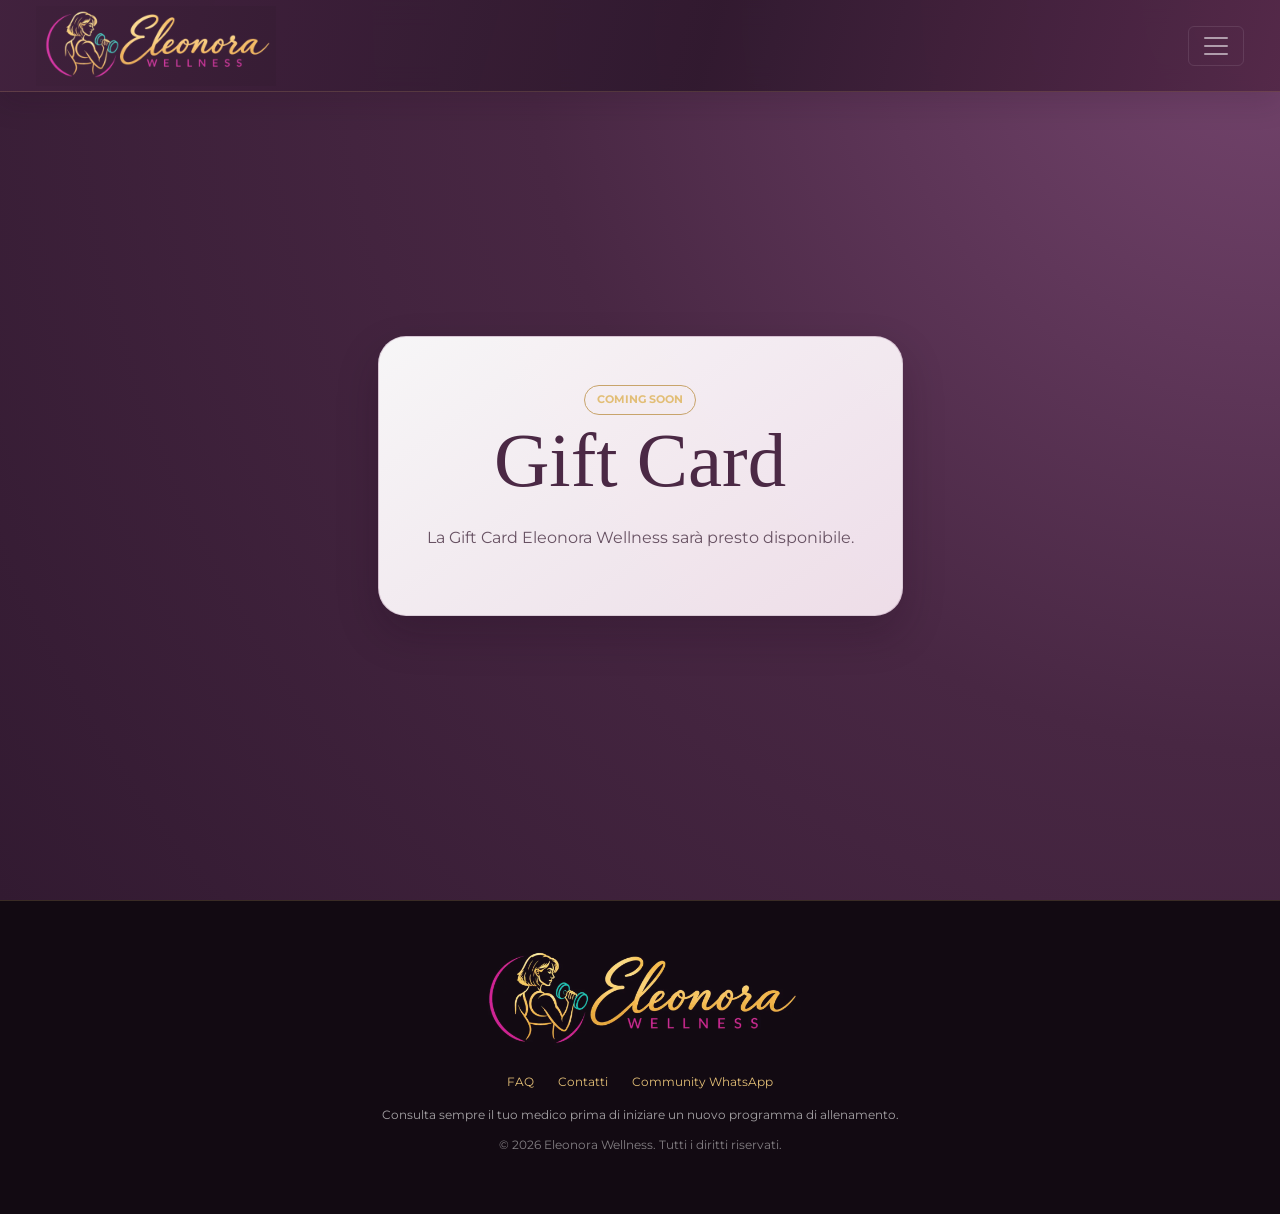
<file: EleonoraWellness/gift-card.html>
<!DOCTYPE html><html lang="it"><head><meta charset="UTF-8"><meta name="viewport" content="width=device-width,initial-scale=1"><title>Gift Card | Eleonora Wellness</title><script>(function(w,d,s,l,i){w[l]=w[l]||[];w[l].push({'gtm.start':new Date().getTime(),event:'gtm.js'});var f=d.getElementsByTagName(s)[0],j=d.createElement(s),dl=l!='dataLayer'?'&l='+l:'';j.async=true;j.src='https://www.googletagmanager.com/gtm.js?id='+i+dl;f.parentNode.insertBefore(j,f);})(window,document,'script','dataLayer','GTM-T9KH394H');</script><link href="https://cdn.jsdelivr.net/npm/bootstrap@5.3.7/dist/css/bootstrap.min.css" rel="stylesheet"><link href="https://fonts.googleapis.com/css2?family=Allura&family=Montserrat:wght@300;400;500;600;700&display=swap" rel="stylesheet"><link rel="stylesheet" href="assets/css/style.css"></head><body data-page="gift"><noscript><iframe src="https://www.googletagmanager.com/ns.html?id=GTM-T9KH394H" height="0" width="0" style="display:none;visibility:hidden"></iframe></noscript><div data-site-header></div><main class="coming-page page-with-header"><div class="coming-box"><span class="coming-soon-large">Coming Soon</span><h1>Gift Card</h1><p>La Gift Card Eleonora Wellness sarà presto disponibile.</p></div></main><div data-site-footer></div><script src="https://cdn.jsdelivr.net/npm/bootstrap@5.3.7/dist/js/bootstrap.bundle.min.js"></script><script src="assets/js/components.js"></script><script src="assets/js/main.js"></script></body></html>
</file>
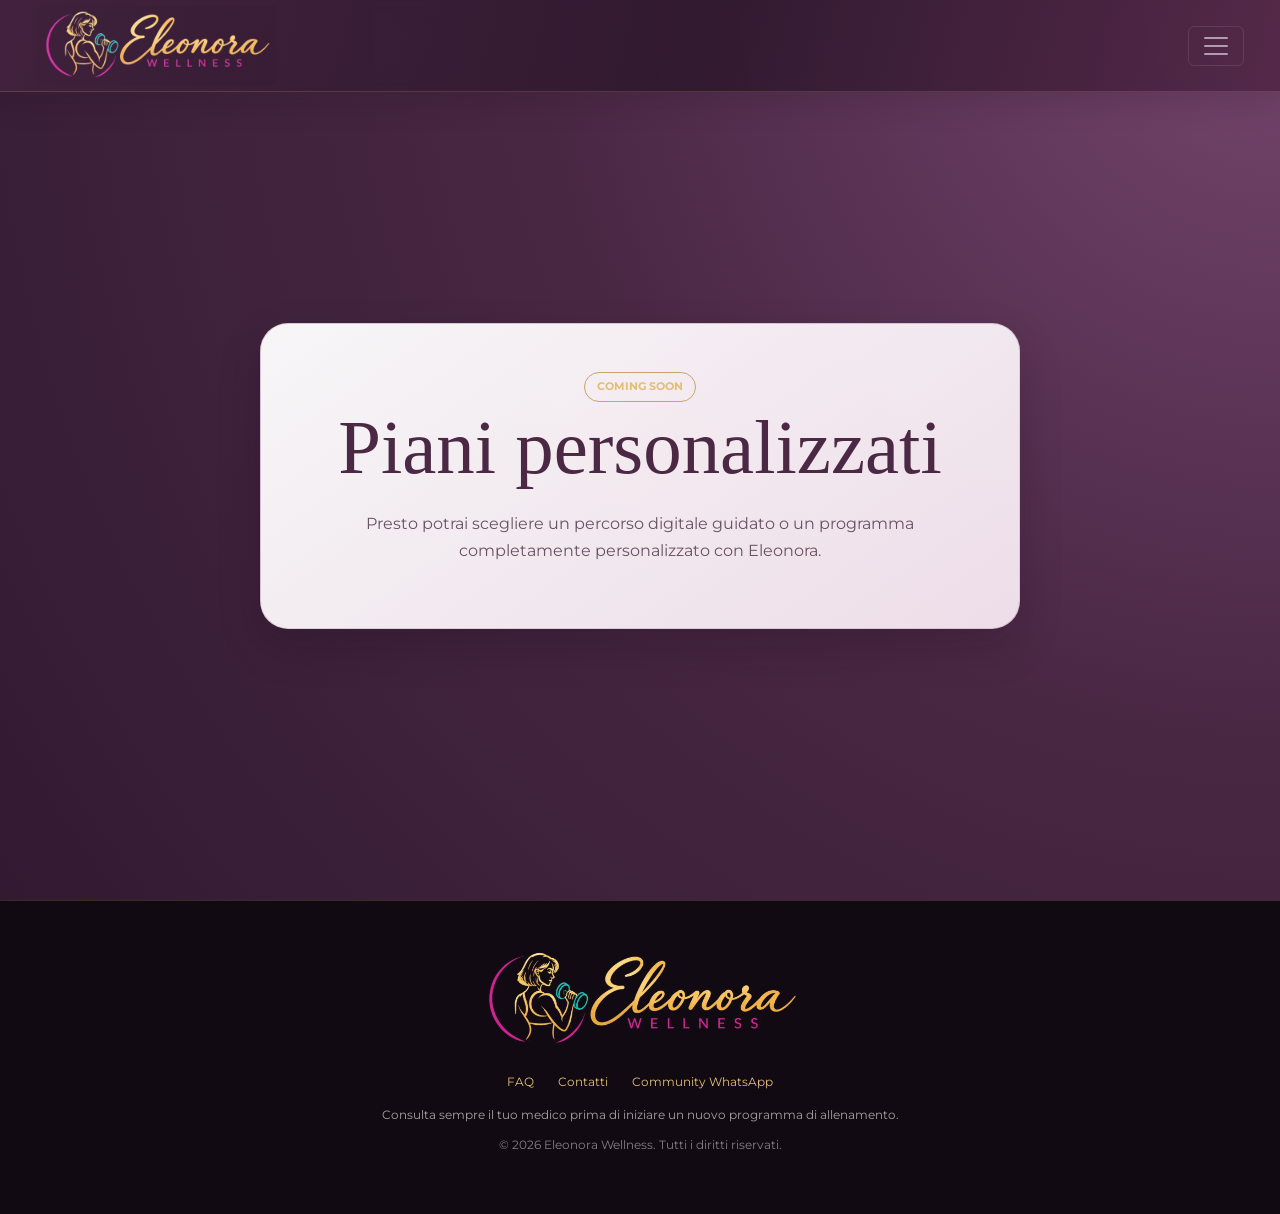
<file: EleonoraWellness/piani-personalizzati.html>
<!DOCTYPE html><html lang="it"><head><meta charset="UTF-8"><meta name="viewport" content="width=device-width,initial-scale=1"><title>Piani personalizzati | Eleonora Wellness</title><script>(function(w,d,s,l,i){w[l]=w[l]||[];w[l].push({'gtm.start':new Date().getTime(),event:'gtm.js'});var f=d.getElementsByTagName(s)[0],j=d.createElement(s),dl=l!='dataLayer'?'&l='+l:'';j.async=true;j.src='https://www.googletagmanager.com/gtm.js?id='+i+dl;f.parentNode.insertBefore(j,f);})(window,document,'script','dataLayer','GTM-T9KH394H');</script><link href="https://cdn.jsdelivr.net/npm/bootstrap@5.3.7/dist/css/bootstrap.min.css" rel="stylesheet"><link href="https://fonts.googleapis.com/css2?family=Allura&family=Montserrat:wght@300;400;500;600;700&display=swap" rel="stylesheet"><link rel="stylesheet" href="assets/css/style.css"></head><body data-page="piani"><noscript><iframe src="https://www.googletagmanager.com/ns.html?id=GTM-T9KH394H" height="0" width="0" style="display:none;visibility:hidden"></iframe></noscript><div data-site-header></div><main class="coming-page page-with-header"><div class="coming-box"><span class="coming-soon-large">Coming Soon</span><h1>Piani personalizzati</h1><p>Presto potrai scegliere un percorso digitale guidato o un programma completamente personalizzato con Eleonora.</p></div></main><div data-site-footer></div><script src="https://cdn.jsdelivr.net/npm/bootstrap@5.3.7/dist/js/bootstrap.bundle.min.js"></script><script src="assets/js/components.js"></script><script src="assets/js/main.js"></script></body></html>
</file>
<file: EleonoraWellness/assets/css/style.css>
/* ELEONORA WELLNESS */
:root{--purple:#8e2c8c;--purple-dark:#651f64;--magenta:#b30b68;--gold:#c8a46b;--gold-light:#e2be76;--cream:#f6f0ea;--white:#fff;--black:#080808;--ink:#252025;--font-signature:"Allura",cursive;--font-main:"Montserrat",sans-serif;--header-height:76px}
*{box-sizing:border-box}html{scroll-behavior:smooth}body{margin:0;overflow-x:hidden;font-family:var(--font-main);color:var(--white);background:var(--black)}img{display:block;max-width:100%;height:auto}a{text-decoration:none}.page-shell,.section-container{width:min(100% - 48px,1480px);margin-inline:auto}
.site-header{position:absolute;z-index:30;inset:0 0 auto}.navbar{min-height:var(--header-height);padding:0;background:rgba(7,7,7,.76);border-bottom:1px solid rgba(255,255,255,.08);backdrop-filter:blur(10px)}.text-logo{display:flex;flex-direction:column;align-items:flex-start;padding:0;margin-right:1.7rem}.logo-name{font-family:var(--font-signature);color:var(--gold-light);font-size:2.8rem;line-height:.78}.logo-wellness{margin-left:1rem;color:var(--magenta);font-size:.68rem;font-weight:600;letter-spacing:.55em;text-transform:uppercase}.navbar-nav{gap:1.1rem}.nav-link{position:relative;padding:1.8rem .12rem 1.55rem!important;color:rgba(255,255,255,.92);font-size:.70rem;font-weight:500;text-transform:uppercase;white-space:nowrap}.nav-link:hover,.nav-link.active{color:var(--white)}.nav-link::after{content:"";position:absolute;right:0;bottom:1.15rem;left:0;height:2px;background:var(--magenta);transform:scaleX(0);transition:.25s ease}.nav-link:hover::after,.nav-link.active::after{transform:scaleX(1)}.coming-soon-badge{display:inline-flex;margin-left:.3rem;padding:.16rem .4rem;border:1px solid var(--gold);border-radius:999px;color:var(--gold-light);font-size:.46rem;line-height:1}.btn-book-navbar{margin-left:1.5rem;padding:.78rem 1.5rem;border-radius:999px;color:var(--white);background:linear-gradient(135deg,var(--magenta),var(--purple));font-size:.76rem;font-weight:600;text-transform:uppercase}.btn-book-navbar:hover{color:var(--white);transform:translateY(-2px)}
.hero-section{position:relative;min-height:clamp(500px,58vh,630px);overflow:hidden;background:#030303;isolation:isolate}.hero-shade{position:absolute;z-index:1;inset:0;background:linear-gradient(90deg,rgba(0,0,0,.96) 0%,rgba(0,0,0,.86) 28%,rgba(0,0,0,.38) 54%,rgba(0,0,0,.10) 100%)}.hero-shell{position:relative;z-index:2;display:grid;min-height:clamp(500px,58vh,630px);grid-template-columns:minmax(0,1fr) minmax(460px,1.05fr);align-items:end;padding-top:calc(var(--header-height) + 8px)}.hero-copy{z-index:3;align-self:center;padding:1rem 0 .8rem}.hero-heading{margin:0;font-family:Georgia,"Times New Roman",serif;color:var(--white);font-size:clamp(2.55rem,3.65vw,4rem);font-weight:400;line-height:.94;letter-spacing:-.035em}.hero-heading>span{display:block}.hero-dot{color:var(--magenta)}.hero-divider{display:flex;max-width:405px;align-items:center;gap:1rem;margin:.75rem 0 .65rem}.hero-divider>span:not(.lotus-symbol){height:1px;flex:1;background:var(--gold)}.lotus-symbol{color:var(--magenta);font-size:1.4rem}.hero-description{max-width:560px;margin-bottom:.8rem;color:rgba(255,255,255,.93);font-size:.92rem;line-height:1.45}.hero-buttons{display:flex;flex-wrap:wrap;gap:.7rem;margin-bottom:.9rem}.btn-hero-primary,.btn-hero-secondary,.btn-section,.btn-whatsapp,.btn-card-outline{display:inline-flex;min-height:42px;align-items:center;justify-content:center;padding:.62rem 1.25rem;border:2px solid transparent;border-radius:999px;font-size:.70rem;font-weight:600;text-transform:uppercase;transition:.25s ease}.btn-hero-primary{border-color:var(--magenta);color:var(--white);background:linear-gradient(135deg,var(--magenta),var(--purple))}.btn-hero-primary:hover{color:var(--white);transform:translateY(-2px)}.btn-hero-secondary{border-color:var(--gold);color:var(--gold-light);background:rgba(0,0,0,.18)}.btn-hero-secondary:hover{color:var(--black);background:var(--gold-light);transform:translateY(-2px)}.hero-features{display:grid;max-width:760px;grid-template-columns:repeat(3,1fr)}.hero-feature{display:flex;gap:.6rem;padding:0 .8rem;border-right:1px solid rgba(255,255,255,.25)}.hero-feature:first-child{padding-left:0}.hero-feature:last-child{border-right:0}.feature-icon{color:var(--gold);font-size:1.25rem}.lotus-icon,.heart-icon{color:var(--magenta)}.hero-feature strong{display:block;margin-bottom:.08rem;color:var(--gold-light);font-size:.65rem}.hero-feature span{display:block;color:rgba(255,255,255,.84);font-size:.58rem;line-height:1.32}.hero-visual{position:relative;align-self:end;height:100%;min-height:500px}.hero-person{position:absolute;right:-1.5%;bottom:18px;width:min(100%,840px);height:auto;max-height:calc(clamp(500px,58vh,630px) - 15px);object-fit:contain;object-position:top right}
.quick-panels{position:relative;z-index:5;margin-top:-1px;padding:0 0 22px;background:#080808}.quick-grid{display:grid;grid-template-columns:repeat(3,1fr);gap:0;border:1px solid rgba(200,164,107,.28);border-radius:18px;overflow:hidden;background:linear-gradient(145deg,#131013,#080808)}.quick-card{min-height:205px;padding:18px 22px;border-right:1px solid rgba(200,164,107,.22)}.quick-card:last-child{border-right:0}.quick-card-header{display:flex;align-items:center;justify-content:space-between;gap:1rem;margin-bottom:.55rem}.quick-card h2{margin:0;color:var(--gold-light);font-size:.9rem;font-weight:600;text-transform:uppercase}.quick-card-header span{color:var(--magenta);font-size:1.2rem}.quick-kicker{margin-bottom:.25rem;color:var(--magenta)!important;font-size:.66rem!important;font-weight:700;text-transform:uppercase}.quick-card h3{margin:0 0 .35rem;font-family:Georgia,"Times New Roman",serif;font-size:1.3rem}.quick-card p{margin-bottom:.55rem;color:rgba(255,255,255,.82);font-size:.78rem;line-height:1.42}.btn-card-outline{margin-top:.2rem;border-color:var(--gold);color:var(--gold-light);background:transparent}.btn-card-outline:hover{color:var(--black);background:var(--gold-light)}.google-rating{display:flex;align-items:center;gap:11px;margin-bottom:.45rem}.google-g{color:#4285f4;font-size:2.2rem;font-weight:700}.stars{color:#f5b301;letter-spacing:2px}
.section{padding:88px 0}.section-light{color:var(--ink);background:var(--cream)}.eyebrow{display:inline-block;margin-bottom:.65rem;color:var(--magenta);font-size:.72rem;font-weight:700;letter-spacing:.18em;text-transform:uppercase}.section h2,.contact-cta h2{margin:0 0 1rem;font-family:Georgia,"Times New Roman",serif;font-size:clamp(2.3rem,4vw,4rem);font-weight:400}.lead-copy{font-size:1.05rem;line-height:1.7}.about-photo{min-height:520px;border-radius:28px;background-image:linear-gradient(180deg,transparent 60%,rgba(0,0,0,.35)),url("../images/hero-eleonora.webp");background-position:72% center;background-size:cover;box-shadow:0 25px 70px rgba(0,0,0,.25)}.about-points{display:grid;grid-template-columns:repeat(3,1fr);gap:1rem;margin:2rem 0 1rem}.about-points div{padding:1.1rem;border-left:2px solid var(--magenta);background:rgba(142,44,140,.06)}.about-points strong,.about-points span{display:block}.about-points strong{color:var(--purple-dark)}.about-points span{margin-top:.25rem;color:rgba(37,32,37,.7);font-size:.82rem}.btn-section{margin-top:1rem;color:var(--white);background:linear-gradient(135deg,var(--magenta),var(--purple))}.btn-section:hover{color:var(--white);transform:translateY(-2px)}.contact-cta{padding:82px 0;background:radial-gradient(circle at top,#4c1849 0%,#150b14 55%,#090909 100%)}.contact-cta p{max-width:680px;margin:0 auto 1.5rem;color:rgba(255,255,255,.82)}.cta-buttons{display:flex;flex-wrap:wrap;justify-content:center;gap:1rem}.btn-whatsapp{border-color:#25d366;color:#fff;background:#25d366}.btn-whatsapp:hover{color:#fff;transform:translateY(-2px)}.site-footer{padding:44px 0;text-align:center;background:#050505}.footer-inner{display:flex;flex-direction:column;align-items:center}.footer-logo{margin:0 0 1.5rem}.footer-small{color:rgba(255,255,255,.48);font-size:.75rem}
@media(max-width:1199.98px){.navbar-nav{gap:.65rem}.nav-link{font-size:.64rem}.hero-shell{grid-template-columns:minmax(0,1fr) minmax(380px,.85fr)}.hero-person{width:760px;right:-7%}}
@media(max-width:991.98px){:root{--header-height:78px}.page-shell,.section-container{width:min(100% - 30px,720px)}.navbar{background:rgba(8,8,8,.96)}.navbar-collapse{padding-bottom:1.3rem}.navbar-nav{gap:0}.nav-link{padding:.75rem 0!important}.nav-link::after{display:none}.btn-book-navbar{width:100%;margin:.75rem 0 0}.hero-section{min-height:auto}.hero-shell{min-height:930px;grid-template-columns:1fr;align-items:start;padding-top:calc(var(--header-height) + 24px)}.hero-copy{z-index:3;padding-top:2rem}.hero-visual{position:absolute;inset:0;min-height:930px}.hero-person{right:-12%;bottom:0;width:920px;max-height:900px;opacity:.92}.hero-shade{background:linear-gradient(90deg,rgba(0,0,0,.94) 0%,rgba(0,0,0,.78) 57%,rgba(0,0,0,.28) 100%)}.quick-grid{grid-template-columns:1fr}.quick-card{border-right:0;border-bottom:1px solid rgba(200,164,107,.22)}.quick-card:last-child{border-bottom:0}}
@media(max-width:767.98px){.hero-shell{min-height:1030px}.hero-copy{padding-top:390px;text-align:center}.hero-divider,.hero-description{margin-right:auto;margin-left:auto}.hero-buttons{justify-content:center}.hero-features{grid-template-columns:1fr;gap:1rem;text-align:left}.hero-feature{padding:0;border-right:0}.hero-visual{min-height:1030px}.hero-person{top:60px;right:-23%;bottom:auto;width:900px;max-height:520px;object-position:top right}.hero-shade{background:linear-gradient(180deg,rgba(0,0,0,.18) 0%,rgba(0,0,0,.18) 36%,rgba(0,0,0,.78) 54%,rgba(0,0,0,.98) 100%)}.about-points{grid-template-columns:1fr}.section{padding:68px 0}}
@media(max-width:575.98px){.page-shell,.section-container{width:min(100% - 24px,540px)}.logo-name{font-size:2.35rem}.hero-heading{font-size:clamp(2.35rem,11.5vw,3.35rem)}.hero-buttons{flex-direction:column}.btn-hero-primary,.btn-hero-secondary{width:100%}.hero-person{right:-40%;width:860px}.quick-card{padding:24px}.about-photo{min-height:420px}.cta-buttons{flex-direction:column}.cta-buttons .btn{width:100%}}
/* pagine interne */
.coming-page,.inner-page{min-height:100vh;color:var(--white);background:radial-gradient(circle at top right,#4c1849 0%,#140d13 45%,#070707 100%)}.coming-page{display:grid;place-items:center;padding:40px 20px}.coming-box{max-width:760px;padding:48px;text-align:center;border:1px solid rgba(200,164,107,.35);border-radius:28px;background:rgba(0,0,0,.45)}.coming-logo{display:inline-flex;margin:0 auto 2rem}.coming-box h1,.inner-page h1{margin:0 0 1rem;font-family:Georgia,"Times New Roman",serif;font-size:clamp(2.8rem,6vw,5rem);font-weight:400}.coming-box p,.inner-page p{color:rgba(255,255,255,.82);line-height:1.7}.event-info-box{max-width:760px;margin-top:2rem;padding:32px;border:1px solid rgba(200,164,107,.35);border-radius:24px;background:rgba(0,0,0,.35)}.contact-form{display:grid;max-width:760px;gap:1rem;margin-top:2rem}.contact-form label{display:grid;gap:.45rem;color:var(--gold-light);font-size:.85rem;font-weight:600}.contact-form input,.contact-form textarea{width:100%;padding:.9rem 1rem;border:1px solid rgba(200,164,107,.35);border-radius:14px;color:var(--white);background:rgba(255,255,255,.06);outline:none}.contact-form input:focus,.contact-form textarea:focus{border-color:var(--magenta)}

/* Home refinements: fixed navigation, complete logo, event poster and reviews */
.site-header{position:fixed;background:#070707}.navbar{background:rgba(7,7,7,.94);backdrop-filter:blur(12px)}
.brand-logo{display:flex;width:225px;height:76px;align-items:center;justify-content:flex-start;margin-right:1.25rem;padding:0;overflow:visible}
.brand-logo img{width:225px;height:76px;max-width:100%;object-fit:contain;object-position:left center;transform:none}
.hero-person{right:-4%;bottom:-35px;width:960px;max-width:none;max-height:610px}
.event-quick-card{display:grid;grid-template-columns:100px minmax(0,1fr);gap:16px}
.event-poster-link{align-self:stretch;min-height:168px;overflow:hidden;border:1px solid rgba(200,164,107,.45);border-radius:12px}
.event-poster-thumb{width:100%;height:100%;object-fit:cover;object-position:top center;transition:transform .25s ease}
.event-poster-link:hover .event-poster-thumb{transform:scale(1.04)}
.event-card-copy{min-width:0}.review-actions{display:flex;align-items:center;flex-wrap:wrap;gap:.65rem}
.review-write-link{color:var(--gold-light);font-size:.68rem;font-weight:600;text-decoration:underline;text-underline-offset:3px}.review-write-link:hover{color:var(--white)}
@media(max-width:1399.98px){.brand-logo{width:185px}.brand-logo img{width:185px;height:72px}.hero-person{right:-7%;bottom:-28px;width:880px}}
@media(max-width:1199.98px){.brand-logo{width:145px}.brand-logo img{width:145px;height:68px}.hero-person{right:-10%;bottom:-22px;width:820px}.event-quick-card{grid-template-columns:82px minmax(0,1fr);gap:12px}}
@media(max-width:991.98px){.brand-logo{width:180px}.brand-logo img{width:180px;height:72px}.hero-person{right:-10%;bottom:-20px;width:860px}.event-quick-card{grid-template-columns:120px minmax(0,1fr)}}
@media(max-width:575.98px){.brand-logo{width:145px}.brand-logo img{width:145px;height:64px}.hero-person{right:-36%;bottom:auto;width:820px}.event-quick-card{grid-template-columns:88px minmax(0,1fr);gap:12px}.event-poster-link{min-height:150px}.review-actions{align-items:flex-start;flex-direction:column}}

/* Shared premium navigation */
.site-header{top:0;right:0;left:0;transition:.3s ease}.navbar{min-height:92px;transition:min-height .3s ease,background .3s ease}.site-header.is-scrolled .navbar{min-height:72px;background:rgba(5,5,5,.88);box-shadow:0 10px 30px rgba(0,0,0,.25)}
.brand-logo{width:250px;height:88px;flex:0 0 auto}.brand-logo img{width:250px;height:84px}.navbar-nav{gap:.72rem}.nav-link{font-size:.61rem}.instagram-link{display:grid;width:38px;height:38px;place-items:center;margin-left:1rem;color:var(--gold-light)}.instagram-link svg{width:22px;fill:none;stroke:currentColor;stroke-width:1.8}.instagram-link:hover{color:var(--magenta)}
.page-with-header{padding-top:92px}.inner-page,.contact-page,.event-detail{color:var(--white);background:#080808}.inner-page h1,.contact-page h1,.event-detail h1{font-family:Georgia,"Times New Roman",serif;font-weight:400}.inner-page h2,.contact-page h2,.event-detail h2{font-family:Georgia,"Times New Roman",serif}
:focus-visible{outline:3px solid var(--gold-light);outline-offset:4px;border-radius:6px}

/* Home */
.quick-about{display:grid;grid-template-columns:108px 1fr;gap:16px}.quick-about>img{width:108px;height:168px;object-fit:cover;object-position:center;border-radius:12px}.google-rating small{display:block;color:rgba(255,255,255,.62);font-size:.62rem}.community-mini{margin-top:.65rem!important}.community-link,.community-final a{color:var(--gold-light);font-size:.7rem;font-weight:700;text-decoration:underline;text-underline-offset:3px}.event-coming{grid-column:1/-1}.about-image{width:100%;max-height:560px;object-fit:cover;border-radius:28px;box-shadow:0 25px 70px rgba(0,0,0,.22)}

/* Footer */
.site-footer{border-top:1px solid rgba(200,164,107,.22)}.footer-logo-image{display:block;width:330px;margin-bottom:1.1rem}.footer-links{display:flex;gap:1.5rem;margin-bottom:1rem}.footer-links a{color:var(--gold-light);font-size:.78rem}.medical-note{max-width:680px;margin-bottom:.7rem;color:rgba(255,255,255,.62);font-size:.72rem}

/* Shared inner content */
.inner-hero,.events-hero,.contact-hero,.event-detail-hero{padding:86px 0;background:radial-gradient(circle at top right,#4c1849 0%,#140d13 48%,#070707 100%)}.inner-hero-grid,.event-detail-grid{display:grid;grid-template-columns:1.15fr .85fr;align-items:center;gap:60px}.inner-hero h1,.events-hero h1,.contact-hero h1,.event-detail-hero h1{font-size:clamp(2.8rem,5vw,5.2rem);line-height:1.03}.inner-hero img{width:100%;max-height:650px;object-fit:cover;object-position:center 35%;border-radius:28px;box-shadow:0 25px 70px rgba(0,0,0,.35)}.content-section,.reviews-section,.gallery-section,.contact-content{padding:88px 0}.story-copy{max-width:980px}.story-copy p{font-size:1rem;line-height:1.85;color:rgba(255,255,255,.84)}.story-copy h2{margin:3rem 0 1rem;color:var(--gold-light);font-size:2.1rem}.specialty-grid,.check-grid{display:grid;grid-template-columns:repeat(3,1fr);gap:12px;padding:0;list-style:none}.specialty-grid li,.check-grid li{padding:15px 18px;border:1px solid rgba(200,164,107,.25);border-radius:12px;background:rgba(255,255,255,.035)}.specialty-grid li::before,.check-grid li::before,.benefit-list li::before{content:"✓";margin-right:.65rem;color:var(--magenta);font-weight:700}.reviews-section,.alternate{background:#120e11}.testimonial-grid{display:grid;grid-template-columns:repeat(3,1fr);gap:24px;margin:36px 0}.testimonial-grid blockquote,.info-card,.form-card,.event-list-card{padding:28px;border:1px solid rgba(200,164,107,.25);border-radius:22px;background:linear-gradient(145deg,rgba(255,255,255,.06),rgba(0,0,0,.35));box-shadow:0 20px 45px rgba(0,0,0,.18)}.testimonial-grid p{color:rgba(255,255,255,.8);line-height:1.7}.testimonial-grid cite{color:var(--gold-light)}

/* Events */
.events-grid{display:grid;grid-template-columns:repeat(3,1fr);gap:26px;margin-top:28px}.event-list-card{padding:0;overflow:hidden}.event-list-image img{width:100%;height:340px;object-fit:cover;object-position:top}.event-list-copy{padding:24px}.event-list-copy h3{font-family:Georgia,"Times New Roman",serif;font-size:1.65rem}.event-status,.coming-soon-large{display:inline-flex;padding:.38rem .75rem;border:1px solid var(--gold);border-radius:999px;color:var(--gold-light);font-size:.67rem;font-weight:700;text-transform:uppercase}.event-price{color:var(--gold-light)!important;font-weight:700}.past-title{margin-top:80px}.empty-events{grid-column:1/-1;padding:44px;border:1px dashed rgba(200,164,107,.4);border-radius:22px;text-align:center}.community-cta{padding:78px 0;background:radial-gradient(circle at top,#4c1849,#090909 70%)}
.event-detail-grid{grid-template-columns:1fr 380px}.event-detail-grid>img{width:100%;max-height:630px;object-fit:cover;object-position:top;border-radius:25px;box-shadow:0 25px 70px rgba(0,0,0,.35)}.event-facts{padding:32px 0;border-top:1px solid rgba(200,164,107,.25);border-bottom:1px solid rgba(200,164,107,.25);background:#100d0f}.facts-grid{display:grid;grid-template-columns:repeat(4,1fr)}.facts-grid div{padding:12px 24px;border-right:1px solid rgba(200,164,107,.25)}.facts-grid div:last-child{border:0}.facts-grid strong,.facts-grid span{display:block}.facts-grid strong{color:var(--gold-light)}.facts-grid span{margin-top:.4rem;color:rgba(255,255,255,.75)}.section-heading{margin-bottom:38px}.program-list{max-width:980px}.program-list article{display:grid;grid-template-columns:100px 1fr;gap:28px;padding:26px 0;border-bottom:1px solid rgba(200,164,107,.2)}.program-list time{color:var(--magenta);font-family:Georgia,"Times New Roman",serif;font-size:2rem}.program-list h3{color:var(--gold-light)}.program-list p,.split-sections p{color:rgba(255,255,255,.78);line-height:1.75}.split-sections{display:grid;grid-template-columns:1fr 1fr;gap:60px}.check-grid{grid-template-columns:1fr 1fr}.event-gallery{display:grid;grid-template-columns:repeat(3,1fr);gap:20px}.event-gallery img{width:100%;height:460px;object-fit:cover;border-radius:20px;transition:.25s ease}.event-gallery a:hover img{transform:translateY(-5px);box-shadow:0 20px 45px rgba(0,0,0,.3)}.muted-copy{color:rgba(255,255,255,.58)}.community-final{margin-top:1.5rem!important}

/* Contact conversion page */
.contact-intro{max-width:900px;margin:0 auto;color:rgba(255,255,255,.84);line-height:1.75}.contact-actions{display:flex;align-items:center;justify-content:center;gap:18px;margin-top:30px}.contact-actions>div{display:flex;flex-direction:column;gap:5px}.contact-actions small{color:rgba(255,255,255,.58)}.btn-large{min-height:54px;padding:.85rem 1.7rem}.contact-grid{display:grid;grid-template-columns:minmax(0,65fr) minmax(300px,35fr);gap:32px;align-items:start}.form-card,.info-card{transition:.25s ease}.form-card:hover,.info-card:hover{transform:translateY(-3px);box-shadow:0 24px 55px rgba(0,0,0,.28)}.form-card{padding:40px}.contact-form{max-width:none;margin-top:28px}.contact-form label{display:block;margin-bottom:-.45rem}.contact-form input,.contact-form select,.contact-form textarea{width:100%;padding:1rem;border:1px solid rgba(200,164,107,.38);border-radius:13px;color:#fff;background:#171317}.contact-form select option{color:#111;background:#fff}.contact-form input:focus,.contact-form select:focus,.contact-form textarea:focus{border-color:var(--gold-light);box-shadow:0 0 0 3px rgba(226,190,118,.17);outline:0}.submit-button{width:100%;min-height:56px;font-size:.8rem}.privacy-note{margin:0;text-align:center;color:rgba(255,255,255,.55)!important;font-size:.72rem}.contact-sidebar{display:grid;gap:22px}.benefit-list{display:grid;gap:14px;margin:22px 0 0;padding:0;list-style:none}.review-card{text-align:center}

@media(max-width:1399.98px){.brand-logo,.brand-logo img{width:190px}.navbar-nav{gap:.45rem}.nav-link{font-size:.55rem}.btn-book-navbar{margin-left:.7rem;padding:.68rem 1rem}.instagram-link{margin-left:.5rem}}
@media(max-width:1199.98px){.brand-logo{width:210px}.brand-logo img{width:210px}.navbar-collapse{padding-bottom:1.3rem}.navbar-nav{align-items:flex-start!important}.nav-link{padding:.7rem 0!important;font-size:.72rem}.instagram-link{margin:8px 0}.btn-book-navbar{margin:5px 0 0}.quick-about{grid-template-columns:120px 1fr}}
@media(max-width:991.98px){.inner-hero-grid,.event-detail-grid,.contact-grid,.split-sections{grid-template-columns:1fr}.inner-hero img,.event-detail-grid>img{max-height:560px}.events-grid,.testimonial-grid{grid-template-columns:repeat(2,1fr)}.facts-grid{grid-template-columns:1fr 1fr}.facts-grid div:nth-child(2){border-right:0}.specialty-grid{grid-template-columns:repeat(2,1fr)}.event-gallery{grid-template-columns:1fr 1fr}.event-gallery a:last-child{grid-column:1/-1}.contact-sidebar{grid-template-columns:1fr 1fr}.contact-sidebar .info-card:last-child{grid-column:1/-1}}
@media(max-width:767.98px){.page-with-header{padding-top:78px}.inner-hero,.events-hero,.contact-hero,.event-detail-hero,.content-section,.reviews-section,.gallery-section,.contact-content{padding:60px 0}.events-grid,.testimonial-grid,.contact-sidebar{grid-template-columns:1fr}.contact-sidebar .info-card:last-child{grid-column:auto}.contact-actions{flex-direction:column}.contact-actions>*{width:100%}.contact-actions .btn{width:100%}.facts-grid{grid-template-columns:1fr}.facts-grid div{border-right:0;border-bottom:1px solid rgba(200,164,107,.2)}.program-list article{grid-template-columns:1fr;gap:8px}.event-gallery{grid-template-columns:1fr}.event-gallery a:last-child{grid-column:auto}.event-gallery img{height:420px}.check-grid{grid-template-columns:1fr}.form-card{padding:26px}.quick-about{grid-template-columns:90px 1fr}.quick-about>img{width:90px;height:150px}}
@media(max-width:575.98px){.brand-logo{width:175px}.brand-logo img{width:175px;height:70px}.footer-logo-image{width:260px}.specialty-grid{grid-template-columns:1fr}.event-list-image img{height:300px}.inner-hero h1,.events-hero h1,.contact-hero h1,.event-detail-hero h1{font-size:2.65rem}.event-gallery img{height:360px}}

/* 2026 design system refinement: warmer palette, compact pages and reusable cards */
:root{
  --black:#160d17;
  --surface:#211321;
  --surface-soft:#2b172a;
  --surface-raised:#341c32;
  --plum:#4b2448;
  --line:rgba(226,190,118,.24);
  --shadow:0 22px 55px rgba(10,4,10,.28);
  --radius-card:22px;
  --section-space:clamp(56px,6vw,78px);
}
body{background:var(--black)}
.inner-page,.contact-page,.event-detail{background:linear-gradient(180deg,#170d17 0%,#211321 48%,#160d17 100%)}
.quick-panels{background:#170d17}
.quick-grid{border-color:var(--line);background:linear-gradient(145deg,#2a1729,#190f19);box-shadow:var(--shadow)}
.quick-card{display:flex;min-height:290px;flex-direction:column;align-items:center;justify-content:center;padding:22px;text-align:center;border-color:var(--line)}
.quick-card-header{width:100%;justify-content:center}.quick-card-header span{position:absolute;margin-left:min(31vw,420px)}
.quick-card p{max-width:480px;margin-right:auto;margin-left:auto}
.quick-card .btn{margin-top:auto}
.quick-about{grid-template-columns:1fr;gap:12px}
.quick-about>img{width:138px;height:176px;border:1px solid var(--line);border-radius:16px;box-shadow:0 12px 28px rgba(0,0,0,.25)}
.quick-about>div{display:flex;min-height:0;flex-direction:column;align-items:center}
.google-rating{justify-content:center}.review-actions{justify-content:center}
.section-light{background:linear-gradient(135deg,#f7f0eb 0%,#eee1e9 100%)}
.about-points div{border:1px solid rgba(142,44,140,.12);border-left:3px solid var(--magenta);border-radius:14px;background:rgba(142,44,140,.07)}
.contact-cta,.community-cta{background:radial-gradient(circle at 20% 0,#62305e 0%,#2b172a 46%,#160d17 100%)}
.site-footer{background:#120a12}
.alternate,.reviews-section{background:#2a1729}
.event-facts{background:#2b172a}
.testimonial-grid blockquote,.info-card,.form-card,.event-list-card{border-color:var(--line);background:linear-gradient(145deg,rgba(83,42,78,.62),rgba(29,15,28,.88));box-shadow:var(--shadow)}

/* Dynamic home events */
.event-quick-card{display:flex;grid-template-columns:none;gap:12px;overflow:hidden}
.home-event-heading{width:100%}.home-event-heading p{margin-bottom:.35rem}
.home-event-viewport{width:100%;overflow:hidden}
.home-event-track{display:flex;width:100%;transition:transform .45s ease}
.home-event-slide{display:grid;min-width:100%;grid-template-columns:112px minmax(0,1fr);align-items:center;gap:18px}
.event-poster-link{display:flex;width:112px;height:166px;min-height:0;align-items:center;justify-content:center;border-color:var(--line);background:#140d14}
.event-poster-thumb{width:100%;height:100%;object-fit:contain;object-position:center}
.event-card-copy{display:flex;min-width:0;flex-direction:column;align-items:center;text-align:center}
.event-card-copy h3{font-size:1.12rem}.event-card-copy .btn{margin-top:.2rem}
.home-event-community{width:100%;padding-top:10px;border-top:1px solid var(--line)}
.home-event-community p{margin-bottom:.45rem;font-size:.7rem}
.btn-community{min-height:38px;padding:.5rem 1rem;border:1px solid #25d366;border-radius:999px;color:#fff;background:rgba(37,211,102,.12);font-size:.66rem;font-weight:700;text-transform:uppercase}
.btn-community:hover{color:#fff;background:#25d366}
.event-carousel-controls{display:flex;align-items:center;justify-content:center;gap:12px}
.event-carousel-controls button{display:grid;width:32px;height:32px;place-items:center;border:1px solid var(--gold);border-radius:50%;color:var(--gold-light);background:transparent}
.event-carousel-controls span{font-size:.68rem;color:rgba(255,255,255,.65)}

/* Compact standard for every internal page */
.inner-hero,.events-hero,.contact-hero,.event-detail-hero{padding:clamp(46px,5vw,68px) 0;background:radial-gradient(circle at 82% 0,#5a2b56 0%,#2b172a 42%,#170d17 100%)}
.inner-hero-grid,.event-detail-grid{gap:clamp(30px,4vw,52px)}
.inner-hero h1,.events-hero h1,.contact-hero h1,.event-detail-hero h1{margin-bottom:.8rem;font-size:clamp(2.35rem,4.2vw,4.25rem);line-height:1.02}
.inner-hero img{max-height:510px;object-position:center 28%}
.event-detail-grid{grid-template-columns:minmax(0,1fr) minmax(280px,350px)}
.event-detail-grid>img{max-height:500px;object-fit:contain;background:#160d17}
.content-section,.reviews-section,.gallery-section,.contact-content{padding:var(--section-space) 0}
.story-copy h2{margin:2.25rem 0 .8rem}.story-copy p{line-height:1.72}
.section-heading{margin-bottom:28px}.past-title{margin-top:58px}
.events-grid{gap:22px}.event-list-card{border-radius:var(--radius-card)}
.event-list-image{display:flex;height:310px;align-items:center;justify-content:center;padding:14px;background:#160d17}
.event-list-image img{width:100%;height:100%;object-fit:contain;object-position:center}
.event-list-copy{text-align:center}.event-list-copy .btn{min-width:175px}
.facts-grid div{padding:10px 20px}.program-list article{padding:22px 0}
.event-gallery img{height:390px}.coming-page{background:radial-gradient(circle at top right,#5a2b56,#211321 48%,#160d17)}
.coming-box{background:rgba(38,19,36,.84);box-shadow:var(--shadow)}

/* Equal event calls to action */
.event-hero-actions,.event-final-actions{align-items:stretch}
.event-cta-button{width:220px;min-height:50px;margin-top:1rem;padding:.75rem 1.25rem;font-size:.7rem}

@media(max-width:1199.98px){
  .quick-card-header span{position:static;margin-left:auto}
  .quick-card-header h2{margin-left:auto}
}
@media(max-width:991.98px){
  .quick-card{min-height:0;padding:28px}
  .quick-grid{gap:0}
  .event-detail-grid{grid-template-columns:1fr}
  .event-detail-grid>img{max-width:390px;margin-inline:auto}
  .inner-hero-grid{align-items:start}
}
@media(max-width:767.98px){
  :root{--section-space:54px}
  .inner-hero,.events-hero,.contact-hero,.event-detail-hero{padding:44px 0}
  .inner-hero h1,.events-hero h1,.contact-hero h1,.event-detail-hero h1{font-size:clamp(2.2rem,10vw,3rem)}
  .home-event-slide{grid-template-columns:96px minmax(0,1fr);gap:14px}
  .event-poster-link{width:96px;height:144px}
  .event-hero-actions{align-items:center}.event-cta-button{width:100%;max-width:360px;margin-top:0}
  .event-list-image{height:290px}.event-gallery img{height:340px}
}
@media(max-width:575.98px){
  .quick-card{padding:24px 18px}
  .home-event-slide{grid-template-columns:1fr}
  .event-poster-link{width:128px;height:190px;margin-inline:auto}
  .event-card-copy h3{font-size:1.05rem}
  .quick-about>img{width:150px;height:190px}
  .event-list-image{height:270px}
}

/* Reusable premium icon cards and warmer layered plum palette */
body{
  background:
    radial-gradient(circle at 8% 18%,rgba(190,70,151,.16),transparent 30rem),
    radial-gradient(circle at 92% 72%,rgba(117,69,110,.22),transparent 34rem),
    linear-gradient(145deg,#4b2947 0%,#392038 48%,#512d4c 100%);
  background-attachment:fixed;
}
.inner-page,.contact-page,.event-detail{
  background:
    radial-gradient(circle at 12% 20%,rgba(201,65,151,.12),transparent 32rem),
    radial-gradient(circle at 88% 58%,rgba(200,164,107,.09),transparent 30rem),
    linear-gradient(165deg,#54304f 0%,#3d223b 45%,#4b2947 100%);
}
.site-header{background:transparent}
.navbar{
  background:linear-gradient(105deg,rgba(66,34,62,.96),rgba(47,25,46,.94) 55%,rgba(82,39,71,.94));
  border-bottom-color:rgba(224,183,116,.18);
  box-shadow:0 10px 30px rgba(32,11,29,.16);
}
.site-header.is-scrolled .navbar{background:linear-gradient(105deg,rgba(57,29,54,.97),rgba(43,23,42,.96),rgba(74,35,65,.96))}
.quick-panels,.events-community-strip{background:linear-gradient(120deg,#482743,#5a3152 52%,#42233f)}
.quick-grid,.events-column,.community-compact,.feature-panel{
  background:
    radial-gradient(circle at 100% 0,rgba(208,72,157,.13),transparent 18rem),
    linear-gradient(145deg,rgba(104,58,96,.94),rgba(63,34,60,.96));
}
.alternate,.reviews-section{background:linear-gradient(125deg,#4d2948,#3f233d 52%,#57304f)}

.icon-card-grid{gap:12px}
.icon-card-grid>div{
  position:relative;
  min-height:92px;
  padding:14px 14px 14px 58px;
  border:1px solid rgba(224,183,116,.28)!important;
  border-radius:16px;
  background:linear-gradient(145deg,rgba(116,63,106,.78),rgba(67,35,63,.9));
  box-shadow:0 12px 28px rgba(35,12,31,.15);
}
.icon-card-grid>div::before,.detail-icon-grid li::before{
  display:grid;
  place-items:center;
  border:1px solid rgba(224,183,116,.42);
  color:var(--gold-light);
  background:linear-gradient(145deg,rgba(216,83,165,.22),rgba(200,164,107,.12));
  box-shadow:inset 0 0 18px rgba(255,255,255,.035);
}
.icon-card-grid>div::before{
  position:absolute;
  top:50%;left:13px;
  width:34px;height:34px;
  border-radius:11px;
  transform:translateY(-50%);
  font-size:1rem;
}
[data-icon="calendar"]::before{content:"◫"}[data-icon="clock"]::before{content:"◷"}[data-icon="location"]::before{content:"⌖"}[data-icon="ticket"]::before{content:"◇"}
.facts-grid strong{font-size:.78rem;letter-spacing:.02em}.facts-grid span{font-size:.72rem;line-height:1.45}

.feature-panel{padding:22px;border:1px solid rgba(224,183,116,.2);border-radius:22px;box-shadow:var(--shadow)}
.feature-panel h2{text-align:center}.feature-panel>p{margin:16px 4px 0}
.detail-icon-grid{gap:10px}
.detail-icon-grid li{
  position:relative;
  display:flex;
  min-height:62px;
  align-items:center;
  padding:11px 12px 11px 52px;
  border-color:rgba(224,183,116,.24);
  background:linear-gradient(145deg,rgba(124,67,113,.58),rgba(69,37,66,.72));
  box-shadow:0 8px 20px rgba(32,11,29,.1);
}
.detail-icon-grid li::before{
  position:absolute;
  left:11px;
  width:30px;height:30px;
  margin:0;
  border-radius:10px;
  font-size:.9rem;
  font-weight:600;
}
[data-icon="mat"]::before{content:"▤"}[data-icon="clothing"]::before{content:"◇"}[data-icon="shoes"]::before{content:"⌁"}[data-icon="water"]::before{content:"◉"}
[data-icon="swim"]::before{content:"≈"}[data-icon="sandals"]::before{content:"⌣"}[data-icon="shower"]::before{content:"✦"}[data-icon="bag"]::before{content:"□"}
[data-icon="energy"]::before{content:"ϟ"}[data-icon="relax"]::before{content:"☾"}[data-icon="movement"]::before{content:"↗"}[data-icon="community"]::before{content:"◎"}
[data-icon="heart"]::before{content:"♡"}[data-icon="lake"]::before{content:"≈"}[data-icon="weights"]::before{content:"━"}[data-icon="body"]::before{content:"○"}
[data-icon="yoga"]::before{content:"△"}[data-icon="posture"]::before{content:"│"}[data-icon="breath"]::before{content:"∿"}
.specialty-grid.detail-icon-grid li{min-height:68px}

@media(max-width:991.98px){
  .navbar{background:linear-gradient(145deg,rgba(61,31,58,.985),rgba(79,37,69,.98))}
  .icon-card-grid{grid-template-columns:repeat(2,1fr)}
}
@media(max-width:575.98px){
  .icon-card-grid{grid-template-columns:1fr}
  .feature-panel{padding:17px}
}

/* 2026 compact plum refinement */
:root{
  --black:#30182f;
  --surface:#3b2039;
  --surface-soft:#482743;
  --surface-raised:#56314f;
  --plum:#704064;
  --section-space:clamp(38px,4vw,54px);
  --shadow:0 18px 42px rgba(28,10,27,.22);
}
body{background:#30182f}
.inner-page,.contact-page,.event-detail{background:linear-gradient(180deg,#472842 0%,#3b2039 48%,#321a31 100%)}
.quick-panels{background:#3a2038}
.quick-grid{background:linear-gradient(145deg,#56314f,#3b2039)}
.alternate,.reviews-section{background:#42243f}
.contact-cta,.community-cta{background:radial-gradient(circle at 20% 0,#75456e 0%,#482743 48%,#321a31 100%)}
.event-facts{background:#42243f}
.testimonial-grid blockquote,.info-card,.form-card,.event-list-card{background:linear-gradient(145deg,rgba(105,57,97,.92),rgba(55,29,52,.96))}
.coming-page{background:radial-gradient(circle at top right,#75456e,#482743 48%,#321a31)}
.coming-box{background:rgba(70,37,66,.92)}

/* Home: three equally aligned cards with headings fixed at the top */
.quick-grid{align-items:stretch}
.quick-card{min-height:310px;justify-content:flex-start;padding:22px 24px}
.quick-card-header{position:relative;min-height:32px;flex:0 0 auto;justify-content:center;margin-bottom:12px}
.quick-card-header h2{margin:0 auto}
.quick-card-header span{position:absolute;right:0;margin:0}
.quick-card .btn,.quick-card .review-actions,.quick-card .home-event-community{margin-top:auto}
.quick-about{display:flex;gap:0}
.quick-about-body{display:grid;width:100%;grid-template-columns:138px minmax(0,1fr);align-items:center;gap:18px}
.quick-about-body>img{width:138px;height:184px;border:1px solid var(--line);border-radius:16px;object-fit:cover;object-position:center 32%;box-shadow:0 12px 28px rgba(0,0,0,.22)}
.quick-about-copy{display:flex;min-width:0;flex-direction:column;align-items:center}
.quick-about-copy .btn{margin-top:10px}
.event-quick-card{gap:0}
.home-event-heading{flex:0 0 auto}
.home-event-viewport{margin-bottom:8px}
.event-poster-link{height:172px;background:#321a31}
.event-poster-thumb{object-fit:contain}
.google-rating{margin-top:14px}

/* Reusable compact hero and content rhythm for every internal page */
.inner-hero,.events-hero,.contact-hero,.event-detail-hero{padding:clamp(28px,3.4vw,42px) 0;background:radial-gradient(circle at 82% 0,#75456e 0%,#482743 44%,#321a31 100%)}
.inner-hero h1,.events-hero h1,.contact-hero h1,.event-detail-hero h1{margin-bottom:.55rem;font-size:clamp(1.9rem,3.2vw,3rem);line-height:1.08}
.inner-hero .lead-copy,.events-hero .lead-copy,.contact-hero .lead-copy,.event-detail-hero .lead-copy{margin-bottom:0;font-size:clamp(.88rem,1.2vw,1rem);line-height:1.55}
.inner-hero-grid,.event-detail-grid{gap:clamp(22px,3vw,38px)}
.inner-hero img{max-height:390px}
.inner-page h2,.contact-page h2,.event-detail h2{font-size:clamp(1.45rem,2.4vw,2.15rem)}
.content-section,.reviews-section,.gallery-section,.contact-content{padding:var(--section-space) 0}
.story-copy h2{margin:1.6rem 0 .6rem}.story-copy p{line-height:1.62}
.specialty-grid li,.check-grid li{padding:11px 14px}
.testimonial-grid{gap:16px;margin:24px 0}.testimonial-grid blockquote,.info-card,.form-card,.event-list-card{padding:20px}

/* Events overview: compact community strip and two responsive carousels */
.events-community-strip{padding:14px 0;background:#3b2039}
.community-compact{display:flex;align-items:center;justify-content:space-between;gap:24px;padding:14px 18px;border:1px solid var(--line);border-radius:16px;background:rgba(103,55,95,.62);box-shadow:var(--shadow)}
.community-compact h2{margin:0 0 3px;font-size:1.12rem}.community-compact p{margin:0;color:rgba(255,255,255,.82);font-size:.78rem;line-height:1.45}
.community-compact .btn{flex:0 0 auto;margin:0}
.events-overview{padding:22px 0 var(--section-space)}
.events-columns{display:grid;grid-template-columns:repeat(2,minmax(0,1fr));gap:22px}
.events-column{min-width:0;padding:18px;border:1px solid var(--line);border-radius:20px;background:rgba(67,35,63,.72);box-shadow:var(--shadow)}
.events-column>header{text-align:center}.events-column>header .eyebrow{margin-bottom:3px}.events-column>header h2{margin:0 0 12px}
.page-event-viewport{width:100%;overflow:hidden}.page-event-track{display:flex;width:100%;transition:transform .45s ease}.page-event-slide{min-width:100%}
.events-column .event-list-card{display:grid;grid-template-columns:128px minmax(0,1fr);min-height:245px;padding:12px;gap:14px}
.events-column .event-list-image{height:215px;padding:5px;border-radius:14px;background:#321a31}
.events-column .event-list-copy{display:flex;min-width:0;flex-direction:column;justify-content:center;text-align:left}
.events-column .event-list-copy h3{margin-bottom:.35rem;font-size:1.05rem}.events-column .event-list-copy p{margin-bottom:.35rem;font-size:.72rem;line-height:1.4}.events-column .event-list-copy .btn{align-self:flex-start;min-width:0;margin-top:5px;padding:.52rem .8rem;font-size:.62rem}
.page-event-controls{display:flex;align-items:center;justify-content:center;gap:12px;margin-top:10px}.page-event-controls button{display:grid;width:32px;height:32px;place-items:center;border:1px solid var(--gold);border-radius:50%;color:var(--gold-light);background:transparent}.page-event-controls span{font-size:.68rem;color:rgba(255,255,255,.7)}
.compact-empty{min-height:245px;display:flex;flex-direction:column;align-items:center;justify-content:center;padding:22px;text-align:center}.compact-empty h3{font-size:1.1rem}.compact-empty p{font-size:.8rem}

/* Compact single-event sections */
.event-detail-grid{grid-template-columns:minmax(0,1fr) minmax(240px,300px)}
.event-detail-grid>img{max-height:390px;background:#321a31}
.event-facts{padding:18px 0}.facts-grid div{padding:7px 16px}.facts-grid strong{font-size:.82rem}.facts-grid span{margin-top:.2rem;font-size:.73rem}
.section-heading{margin-bottom:20px}.program-list article{grid-template-columns:82px 1fr;gap:18px;padding:15px 0}.program-list time{font-size:1.45rem}.program-list h3{font-size:1.05rem}.program-list p,.split-sections p{font-size:.85rem;line-height:1.55}
.split-sections{gap:34px}.event-gallery{gap:14px}.event-gallery img{height:300px}.contact-cta{padding:48px 0}

@media(max-width:991.98px){
  .quick-card-header span{position:absolute;right:0;margin:0}
  .quick-card-header h2{margin:0 auto}
  .quick-about-body{grid-template-columns:160px minmax(0,1fr)}
  .quick-about-body>img{width:160px;height:205px}
  .events-columns{grid-template-columns:1fr}
  .events-column .event-list-card{grid-template-columns:150px minmax(0,1fr)}
}
@media(max-width:767.98px){
  :root{--section-space:40px}
  .inner-hero,.events-hero,.contact-hero,.event-detail-hero{padding:30px 0}
  .inner-hero h1,.events-hero h1,.contact-hero h1,.event-detail-hero h1{font-size:clamp(1.8rem,8vw,2.45rem)}
  .community-compact{align-items:stretch;flex-direction:column;text-align:center;gap:10px}.community-compact .btn{align-self:center}
  .event-gallery img{height:280px}
}
@media(max-width:575.98px){
  .quick-about-body{grid-template-columns:1fr}.quick-about-body>img{width:155px;height:195px;margin-inline:auto}
  .events-column{padding:14px}.events-column .event-list-card{grid-template-columns:1fr}.events-column .event-list-image{width:150px;height:220px;margin-inline:auto}.events-column .event-list-copy{text-align:center}.events-column .event-list-copy .btn{align-self:center}
  .footer-links{flex-wrap:wrap;justify-content:center}
}

/* Final palette overrides: keep the site layered and warm rather than flat black */
body{
  background:
    radial-gradient(circle at 8% 18%,rgba(190,70,151,.16),transparent 30rem),
    radial-gradient(circle at 92% 72%,rgba(117,69,110,.22),transparent 34rem),
    linear-gradient(145deg,#4b2947 0%,#392038 48%,#512d4c 100%);
  background-attachment:fixed;
}
.inner-page,.contact-page,.event-detail{
  background:
    radial-gradient(circle at 12% 20%,rgba(201,65,151,.12),transparent 32rem),
    radial-gradient(circle at 88% 58%,rgba(200,164,107,.09),transparent 30rem),
    linear-gradient(165deg,#54304f 0%,#3d223b 45%,#4b2947 100%);
}
.site-header{background:transparent}
.navbar{background:linear-gradient(105deg,rgba(66,34,62,.96),rgba(47,25,46,.94) 55%,rgba(82,39,71,.94));border-bottom-color:rgba(224,183,116,.18);box-shadow:0 10px 30px rgba(32,11,29,.16)}
.site-header.is-scrolled .navbar{background:linear-gradient(105deg,rgba(57,29,54,.97),rgba(43,23,42,.96),rgba(74,35,65,.96))}
.quick-panels,.events-community-strip{background:linear-gradient(120deg,#482743,#5a3152 52%,#42233f)}
.quick-grid,.events-column,.community-compact,.feature-panel{background:radial-gradient(circle at 100% 0,rgba(208,72,157,.13),transparent 18rem),linear-gradient(145deg,rgba(104,58,96,.94),rgba(63,34,60,.96))}
.alternate,.reviews-section{background:linear-gradient(125deg,#4d2948,#3f233d 52%,#57304f)}
.event-facts{background:linear-gradient(115deg,#4b2947,#5b3153 50%,#42233f)}
.facts-grid.icon-card-grid>div{padding:14px 14px 14px 58px}
.specialty-grid.detail-icon-grid li,.check-grid.detail-icon-grid li{padding:11px 12px 11px 52px}
@media(max-width:991.98px){.navbar{background:linear-gradient(145deg,rgba(61,31,58,.985),rgba(79,37,69,.98))}}

/* Emoji a colori: più leggibili e calde rispetto ai precedenti glifi monocromatici */
.detail-icon-grid li::before,.icon-card-grid>div::before{
  display:grid;flex:0 0 auto;width:46px;height:46px;place-items:center;margin:0;
  border:1px solid rgba(177,76,139,.2);border-radius:50%;color:initial;
  background:linear-gradient(145deg,#fff,#f5e5ef);box-shadow:0 8px 20px rgba(73,32,65,.13);
  font-family:"Apple Color Emoji","Segoe UI Emoji","Noto Color Emoji",sans-serif;
  font-size:1.45rem;font-weight:400;line-height:1;
}
.icon-card-grid>div::before{width:50px;height:50px;font-size:1.55rem}
[data-icon="calendar"]::before{content:"📅"}[data-icon="clock"]::before{content:"⏰"}
[data-icon="location"]::before{content:"📍"}[data-icon="ticket"]::before{content:"🎟️"}
[data-icon="mat"]::before{content:"🧘‍♀️"}[data-icon="clothing"]::before{content:"👕"}
[data-icon="shoes"]::before{content:"👟"}[data-icon="water"]::before{content:"💧"}
[data-icon="swim"]::before{content:"🏊‍♀️"}[data-icon="sandals"]::before{content:"🩴"}
[data-icon="shower"]::before{content:"🚿"}[data-icon="bag"]::before{content:"👜"}
[data-icon="energy"]::before{content:"⚡"}[data-icon="relax"]::before{content:"🌿"}
[data-icon="movement"]::before{content:"🤸‍♀️"}[data-icon="community"]::before{content:"👥"}
[data-icon="heart"]::before{content:"💗"}[data-icon="lake"]::before{content:"🌅"}
[data-icon="weights"]::before{content:"🏋️‍♀️"}[data-icon="body"]::before{content:"🤸‍♀️"}
[data-icon="yoga"]::before{content:"🧘‍♀️"}[data-icon="posture"]::before{content:"🧍‍♀️"}
[data-icon="breath"]::before{content:"🌬️"}

/* Sezioni luminose alternate, applicate senza duplicare il markup delle pagine */
body[data-page="chi-sono"] .content-section:first-of-type,
body[data-page="eventi"] .events-overview,
.event-detail .event-detail-hero + .event-facts + .content-section,
.event-detail .gallery-section,
body[data-page="contatti"] .contact-content{
  color:#3b2437;
  background:radial-gradient(circle at 92% 4%,rgba(194,60,145,.12),transparent 25rem),radial-gradient(circle at 5% 95%,rgba(209,172,105,.11),transparent 22rem),linear-gradient(135deg,#fffafd 0%,#f4e8f0 54%,#fffdfb 100%);
}
body[data-page="chi-sono"] .content-section:first-of-type h2,
.event-detail .event-detail-hero + .event-facts + .content-section h2,
.event-detail .event-detail-hero + .event-facts + .content-section h3,
.event-detail .gallery-section h2,
body[data-page="contatti"] .contact-content h2,
body[data-page="contatti"] .contact-content h3{color:#4b2945}
body[data-page="chi-sono"] .content-section:first-of-type p,
.event-detail .event-detail-hero + .event-facts + .content-section p,
.event-detail .gallery-section p,
body[data-page="contatti"] .contact-content p,
body[data-page="eventi"] .events-overview p{color:#654f61}
body[data-page="chi-sono"] .content-section:first-of-type .eyebrow,
.event-detail .event-detail-hero + .event-facts + .content-section .eyebrow,
.event-detail .event-detail-hero + .event-facts + .content-section time,
body[data-page="eventi"] .events-overview .eyebrow{color:#a80c73}
.event-detail .event-detail-hero + .event-facts + .content-section article{border-color:rgba(100,52,91,.16)}
body[data-page="eventi"] .events-overview .events-column,
body[data-page="eventi"] .events-overview .event-list-card,
body[data-page="contatti"] .contact-content .form-card,
body[data-page="contatti"] .contact-content .info-card{
  border-color:rgba(112,57,101,.16);background:rgba(255,255,255,.72);box-shadow:0 18px 45px rgba(77,37,69,.12);
}
body[data-page="contatti"] .contact-content label{color:#6d3864}
body[data-page="contatti"] .contact-content input,
body[data-page="contatti"] .contact-content select,
body[data-page="contatti"] .contact-content textarea{border-color:rgba(112,57,101,.25);color:#3b2437;background:rgba(255,255,255,.9)}
body[data-page="contatti"] .contact-content .privacy-note{color:#776473!important}

/* Il nero del file del logo prende visivamente il colore dello sfondo porpora. */
.brand-logo img,.footer-logo-image{mix-blend-mode:screen}.site-header,.site-footer{isolation:isolate}

/* Locandina più grande nella pagina evento e nelle schede della pagina Eventi */
.event-detail-grid{grid-template-columns:minmax(0,1fr) minmax(360px,440px)}
.event-detail-grid>img{width:100%;max-height:570px;object-fit:contain}
.events-column .event-list-card{grid-template-columns:155px minmax(0,1fr)}
.events-column .event-list-image img{height:245px}

/* Le pagine Coming Soon mostrano un pannello chiaro alternato al fondale porpora. */
.coming-box{color:#3b2437;border-color:rgba(112,57,101,.2);background:linear-gradient(145deg,rgba(255,255,255,.96),rgba(244,229,239,.96))}
.coming-box h1{color:#4b2945}.coming-box p,.coming-box .muted-copy{color:#685263}
@media(max-width:991.98px){.event-detail-grid{grid-template-columns:1fr}.event-detail-grid>img{max-width:440px}}
@media(max-width:575.98px){.detail-icon-grid li::before{width:42px;height:42px;font-size:1.3rem}.events-column .event-list-card{grid-template-columns:105px minmax(0,1fr)}.events-column .event-list-image img{height:190px}}

/* Correzione finale dei riquadri: icone in colonna, senza cerchi bianchi né testo coperto */
.icon-card-grid>div,
.detail-icon-grid li{
  display:grid;
  grid-template-columns:38px minmax(0,1fr);
  align-items:center;
  column-gap:12px;
  padding:13px 15px!important;
}
.icon-card-grid>div::before,
.detail-icon-grid li::before{
  position:static;
  width:36px;
  height:36px;
  margin:0;
  border:0;
  border-radius:10px;
  color:var(--gold-light);
  background:linear-gradient(145deg,rgba(218,87,169,.28),rgba(200,164,107,.16));
  box-shadow:inset 0 0 0 1px rgba(231,194,132,.26);
  transform:none;
  font-family:"Apple Color Emoji","Segoe UI Emoji","Noto Color Emoji",sans-serif;
  font-size:1.12rem;
  line-height:1;
}
.icon-card-grid>div strong,
.icon-card-grid>div span{grid-column:2}
.icon-card-grid>div strong{align-self:end}
.icon-card-grid>div span{align-self:start}

/* Quattro informazioni dell'evento raccolte 2 x 2 subito sotto la hero */
.event-detail .event-facts{padding:18px 0 22px}
.event-detail .facts-grid{width:min(100% - 48px,820px);grid-template-columns:repeat(2,minmax(0,1fr));gap:12px}
.event-detail .facts-grid>div{min-height:88px;border:1px solid rgba(224,183,116,.28)!important}

/* Hero e galleria dell'evento */
.event-detail .event-detail-grid{grid-template-columns:minmax(0,1fr) minmax(420px,500px)}
.event-detail .event-detail-grid>img{max-height:620px}
.event-gallery-near-hero{padding-top:48px}
.event-gallery-near-hero .section-heading{margin-bottom:18px}

/* Testi introduttivi subito sotto i titoli dei due pannelli */
.feature-panel h2{margin-bottom:8px}
.feature-panel>p:first-of-type{margin:0 4px 16px}

@media(max-width:991.98px){
  .event-detail .event-detail-grid{grid-template-columns:1fr}
  .event-detail .event-detail-grid>img{width:min(100%,500px);margin-inline:auto}
}
@media(max-width:575.98px){
  .event-detail .facts-grid{width:min(100% - 24px,540px);grid-template-columns:1fr}
  .icon-card-grid>div,.detail-icon-grid li{grid-template-columns:34px minmax(0,1fr);column-gap:10px}
  .icon-card-grid>div::before,.detail-icon-grid li::before{width:34px;height:34px;font-size:1rem}
}

/* Hero evento: contenuti subito sotto il menu, locandina ampia e informazioni integrate */
.event-detail .event-detail-hero{padding:18px 0 32px}
.event-detail .event-detail-grid{
  grid-template-columns:minmax(0,1fr) minmax(470px,550px);
  align-items:start;
  gap:clamp(26px,3vw,46px);
}
.event-detail .event-hero-copy{padding-top:6px}
.event-detail .event-hero-actions{margin-top:18px}
.event-detail .hero-facts{
  width:100%;
  margin:20px 0 0;
  grid-template-columns:repeat(2,minmax(0,1fr));
  gap:10px;
}
.event-detail .hero-facts>div{min-height:82px}
.event-detail .event-detail-grid>img{
  width:100%;
  max-height:700px;
  object-fit:contain;
}

/* Il programma mantiene la sezione chiara anche dopo lo spostamento dei riquadri nella hero */
.event-detail #programma{
  color:#3b2437;
  background:radial-gradient(circle at 92% 4%,rgba(194,60,145,.12),transparent 25rem),linear-gradient(135deg,#fffafd 0%,#f4e8f0 54%,#fffdfb 100%);
}
.event-detail #programma h2,.event-detail #programma h3{color:#4b2945}
.event-detail #programma p{color:#654f61}
.event-detail #programma .eyebrow,.event-detail #programma time{color:#a80c73}
.event-detail #programma article{border-color:rgba(100,52,91,.16)}

@media(max-width:991.98px){
  .event-detail .event-detail-hero{padding-top:20px}
  .event-detail .event-detail-grid{grid-template-columns:1fr}
  .event-detail .event-detail-grid>img{width:min(100%,520px);max-height:720px}
}
@media(max-width:575.98px){
  .event-detail .hero-facts{width:100%;grid-template-columns:1fr}
}

/* Hero evento più compatta: pulsanti, informazioni e ricordi */
.event-detail .event-hero-actions{gap:10px;margin-top:14px}
.event-detail .event-hero-actions .event-cta-button{
  min-height:36px;
  margin-top:0;
  padding:.45rem .9rem;
  font-size:.6rem;
}
.event-detail .hero-facts{margin-top:14px;gap:8px}
.event-detail .hero-facts>div{
  min-height:66px;
  padding:8px 11px!important;
  grid-template-columns:30px minmax(0,1fr);
  column-gap:9px;
  border-radius:13px;
}
.event-detail .hero-facts>div::before{width:30px;height:30px;font-size:.92rem}
.event-detail .hero-facts strong{font-size:.7rem}
.event-detail .hero-facts span{font-size:.65rem;line-height:1.3}

.hero-memory-gallery{margin-top:16px}
.hero-memory-heading{display:flex;align-items:end;justify-content:space-between;gap:14px;margin-bottom:8px}
.hero-memory-heading .eyebrow{margin-bottom:2px;font-size:.58rem}
.hero-memory-heading h2{margin:0;color:var(--gold-light);font-size:1rem}
.memory-controls{display:flex;flex:0 0 auto;align-items:center;gap:7px}
.memory-controls button{
  display:grid;width:28px;height:28px;place-items:center;padding:0;
  border:1px solid rgba(224,183,116,.7);border-radius:50%;
  color:var(--gold-light);background:rgba(255,255,255,.04)
}
.memory-controls span{min-width:48px;text-align:center;color:rgba(255,255,255,.68);font-size:.58rem}
.memory-viewport{overflow:hidden;border-radius:14px}
.memory-track{display:flex;margin:0 -4px;transition:transform .35s ease}
.memory-slide{
  flex:0 0 50%;padding:0 4px;border:0;background:transparent;cursor:zoom-in;
}
.memory-slide img{
  width:100%;height:350px;object-fit:cover;object-position:center;border-radius:12px;
  box-shadow:0 8px 20px rgba(31,10,28,.2);transition:.2s ease;
}
.memory-slide:hover img{filter:brightness(1.06);transform:translateY(-2px)}
.memory-lightbox{
  width:min(92vw,1000px);max-width:none;padding:0;border:0;border-radius:18px;
  overflow:visible;background:#1d101c;box-shadow:0 30px 90px rgba(0,0,0,.55)
}
.memory-lightbox::backdrop{background:rgba(14,6,13,.88);backdrop-filter:blur(5px)}
.memory-lightbox img{display:block;width:100%;max-height:88vh;object-fit:contain;border-radius:18px}
.memory-lightbox-close{
  position:absolute;z-index:2;top:-14px;right:-14px;display:grid;width:38px;height:38px;
  place-items:center;border:1px solid rgba(255,255,255,.35);border-radius:50%;
  color:#fff;background:#a80c73;font-size:1.55rem;line-height:1
}

/* Frecce ai lati delle fotografie, centrate verticalmente */
.hero-memory-gallery{position:relative}
.memory-controls button{position:absolute;z-index:3;top:calc(50% + 18px);transform:translateY(-50%);background:rgba(65,31,60,.9);box-shadow:0 6px 18px rgba(22,8,20,.3)}
.memory-controls [data-memory-prev]{left:-14px}
.memory-controls [data-memory-next]{right:-14px}
.memory-controls span{position:absolute;right:0;top:8px}
@media(max-width:575.98px){
  .hero-memory-heading{align-items:flex-start;flex-direction:column}
  .memory-slide{flex-basis:100%}
  .memory-slide img{height:310px}
  .memory-controls button{top:calc(50% + 28px)}
  .memory-controls [data-memory-prev]{left:6px}
  .memory-controls [data-memory-next]{right:6px}
  .memory-lightbox-close{top:8px;right:8px}
}

/* Dimensione unica per tutti i pulsanti principali del sito */
:root{--site-button-width:274px;--site-button-height:58px}
a.btn:not(.btn-book-navbar),
button.btn{
  width:min(var(--site-button-width),100%);
  min-width:min(var(--site-button-width),100%);
  min-height:var(--site-button-height);
  padding:.7rem 1.15rem;
  align-items:center;
  justify-content:center;
  text-align:center;
  font-size:.68rem;
  line-height:1.25;
}
.event-detail .event-hero-actions .event-cta-button{
  width:min(var(--site-button-width),100%);
  min-width:min(var(--site-button-width),100%);
  min-height:var(--site-button-height);
  padding:.7rem 1.15rem;
  font-size:.68rem;
}
.hero-buttons,.cta-buttons,.contact-actions,.review-actions{align-items:center}
.hero-buttons .btn,.cta-buttons .btn,.contact-actions .btn,.review-actions .btn,
.event-list-copy .btn,.community-compact .btn{margin-top:0}
.contact-form .submit-button{display:flex;margin-inline:auto}

/* La locandina è visibile nella prima schermata su desktop e mobile */
@media(min-width:992px){
  .event-detail .event-detail-grid>img{
    align-self:start;
    max-height:min(700px,calc(100vh - 115px));
  }
}
@media(max-width:991.98px){
  .event-detail .event-detail-grid>img{
    order:-1;
    width:min(100%,430px);
    max-height:clamp(280px,46vh,390px);
    margin-inline:auto;
    object-position:top center;
  }
  .event-detail .event-hero-copy{padding-top:0}
}
@media(max-width:575.98px){
  :root{--site-button-width:100%}
  a.btn:not(.btn-book-navbar),button.btn{max-width:100%}
}

/* Standard definitivo: stesso pulsante compatto in ogni pagina, header compreso */
:root{--site-button-width:220px;--site-button-height:46px}
a.btn,
button.btn{
  display:inline-flex!important;
  width:min(var(--site-button-width),100%)!important;
  min-width:min(var(--site-button-width),100%)!important;
  max-width:min(var(--site-button-width),100%)!important;
  min-height:var(--site-button-height)!important;
  height:var(--site-button-height)!important;
  flex:0 0 min(var(--site-button-width),100%)!important;
  align-items:center!important;
  justify-content:center!important;
  margin-top:0!important;
  padding:.48rem .85rem!important;
  border-radius:999px!important;
  text-align:center!important;
  font-size:.62rem!important;
  font-weight:700!important;
  line-height:1.2!important;
}
.btn-book-navbar{
  margin-left:.65rem!important;
  white-space:normal;
}
.hero-buttons,.cta-buttons,.event-hero-actions,.event-final-actions,
.contact-actions,.review-actions{
  align-items:center!important;
  justify-content:center;
  gap:10px!important;
}
.event-hero-actions{justify-content:flex-start!important}
.quick-card .btn,.event-list-copy .btn,.community-compact .btn{align-self:center!important}
.contact-form .submit-button{margin-inline:auto!important}

/* Header uniforme e contenuto su tutte le pagine desktop */
@media(max-width:1799.98px) and (min-width:1200px){
  .brand-logo,.brand-logo img{width:240px}
  .navbar-nav{gap:.35rem}
  .nav-link{font-size:.58rem}
  .instagram-link{margin-left:.45rem}
}
@media(max-width:1199.98px){
  .btn-book-navbar{margin:8px auto 0!important}
}
@media(max-width:575.98px){
  :root{--site-button-width:220px}
  a.btn,button.btn{width:min(220px,100%)!important;min-width:min(220px,100%)!important;max-width:min(220px,100%)!important;flex-basis:min(220px,100%)!important}
  .hero-buttons,.cta-buttons,.contact-actions,.review-actions{align-items:center!important}
}

/* Icone specifiche nei riquadri: sostituiscono definitivamente le spunte */
.detail-icon-grid li[data-icon="mat"]::before{content:"🧘‍♀️"}
.detail-icon-grid li[data-icon="clothing"]::before{content:"👕"}
.detail-icon-grid li[data-icon="shoes"]::before{content:"👟"}
.detail-icon-grid li[data-icon="water"]::before{content:"💧"}
.detail-icon-grid li[data-icon="swim"]::before{content:"🏊‍♀️"}
.detail-icon-grid li[data-icon="sandals"]::before{content:"🩴"}
.detail-icon-grid li[data-icon="shower"]::before{content:"🚿"}
.detail-icon-grid li[data-icon="bag"]::before{content:"👜"}
.detail-icon-grid li[data-icon="energy"]::before{content:"⚡"}
.detail-icon-grid li[data-icon="relax"]::before{content:"🌿"}
.detail-icon-grid li[data-icon="movement"]::before{content:"🤸‍♀️"}
.detail-icon-grid li[data-icon="community"]::before{content:"👭"}
.detail-icon-grid li[data-icon="heart"]::before{content:"💗"}
.detail-icon-grid li[data-icon="lake"]::before{content:"🌅"}

/* Home hero: sfumatura viola creativa al posto del nero netto */
.hero-section{
  background:
    radial-gradient(circle at 18% 34%,rgba(157,52,145,.38),transparent 34rem),
    linear-gradient(135deg,#4f244b 0%,#32152f 42%,#160d17 100%);
}
.hero-shade{
  background:
    radial-gradient(ellipse at 20% 45%,rgba(179,11,104,.22),transparent 38%),
    radial-gradient(ellipse at 4% 12%,rgba(142,44,140,.30),transparent 30%),
    linear-gradient(90deg,rgba(56,24,53,.98) 0%,rgba(66,30,61,.92) 28%,rgba(37,20,36,.62) 48%,rgba(15,9,14,.12) 72%,transparent 100%);
}

/* Home: contenitore uniforme, immagini più grandi e contenuti realmente centrati */
.quick-panels{
  margin-top:0;
  padding:24px 0 32px;
  background:linear-gradient(180deg,#452440 0%,#321a31 100%);
}
.quick-grid{
  align-items:stretch;
  overflow:hidden;
  border:1px solid rgba(224,183,116,.30);
  border-radius:22px;
  background:linear-gradient(145deg,#65385d,#462640);
  box-shadow:0 20px 48px rgba(28,10,27,.24);
}
.quick-card{
  min-height:440px;
  padding:26px;
  align-items:center;
  justify-content:flex-start;
  overflow:hidden;
  text-align:center;
}
.quick-card-header{width:100%;margin-bottom:14px}
.quick-card p{max-width:520px;text-align:center}
.quick-about-body{
  display:flex;
  height:100%;
  flex:1;
  flex-direction:column;
  align-items:center;
  justify-content:space-between;
  gap:16px;
}
.quick-about-body>img{
  width:190px;
  height:245px;
  flex:0 0 auto;
  border-radius:18px;
  object-fit:cover;
}
.quick-about-copy{display:flex;flex:1;flex-direction:column;align-items:center;justify-content:space-between}
.home-event-slide{
  grid-template-columns:155px minmax(0,1fr);
  gap:20px;
}
.event-poster-link{
  width:155px;
  height:230px;
  border-radius:16px;
}
.event-poster-thumb{object-fit:cover}
.event-card-copy{justify-content:center}
.home-event-community{margin-top:auto}
.google-rating{justify-content:center}
.review-actions{margin-top:auto}

/* Corregge la deformazione verticale: la base flessibile non deve usare la larghezza */
a.btn,button.btn{flex:0 0 auto!important}

@media(max-width:991.98px){
  .hero-shade{
    background:
      radial-gradient(ellipse at 24% 42%,rgba(168,45,149,.32),transparent 42%),
      linear-gradient(180deg,rgba(61,27,57,.55) 0%,rgba(49,22,46,.72) 48%,rgba(25,13,24,.96) 100%);
  }
  .quick-card{min-height:auto}
}
@media(max-width:575.98px){
  .quick-panels{padding:18px 0 24px}
  .quick-card{padding:24px 18px}
  .quick-about-body>img{width:175px;height:225px}
  .home-event-slide{grid-template-columns:1fr}
  .event-poster-link{width:165px;height:245px;margin-inline:auto}
}

/* Fusione pastello tra testo e fotografia della hero, senza stacco rettangolare */
.hero-visual{isolation:isolate;overflow:visible}
.hero-person{z-index:0}
.hero-visual::before{
  content:"";
  position:absolute;
  z-index:2;
  top:0;
  bottom:0;
  left:-230px;
  width:520px;
  pointer-events:none;
  background:
    radial-gradient(ellipse at 20% 16%,rgba(235,190,218,.26),transparent 27%),
    radial-gradient(ellipse at 38% 44%,rgba(199,133,190,.30),transparent 35%),
    radial-gradient(ellipse at 14% 78%,rgba(157,87,151,.36),transparent 32%),
    linear-gradient(90deg,#5b2c55 0%,rgba(105,56,98,.90) 32%,rgba(121,72,113,.52) 62%,rgba(121,72,113,.16) 82%,transparent 100%);
  filter:saturate(.88);
}

/* Home desktop: immagini grandi a destra, testi e pulsanti a sinistra */
@media(min-width:992px){
  .quick-about-body{
    display:grid;
    grid-template-columns:minmax(0,1fr) 210px;
    align-items:center;
    gap:24px;
  }
  .quick-about-body>img{
    width:210px;
    height:285px;
    order:2;
  }
  .quick-about-copy{
    min-width:0;
    align-items:center;
    justify-content:center;
    order:1;
  }
  .quick-about-copy p{margin-bottom:18px}
  .home-event-slide{
    grid-template-columns:minmax(0,1fr) 195px;
    align-items:center;
    gap:24px;
  }
  .home-event-slide .event-poster-link{
    width:195px;
    height:290px;
    order:2;
  }
  .home-event-slide .event-card-copy{
    align-items:center;
    justify-content:center;
    order:1;
  }
  .event-card-copy p{max-width:310px}
}

@media(max-width:991.98px){
  .hero-visual::before{
    left:0;
    width:100%;
    background:
      radial-gradient(ellipse at 26% 34%,rgba(210,153,201,.24),transparent 38%),
      linear-gradient(180deg,rgba(94,48,87,.35),rgba(54,27,51,.62) 55%,rgba(31,16,29,.88));
  }
}
</file>
